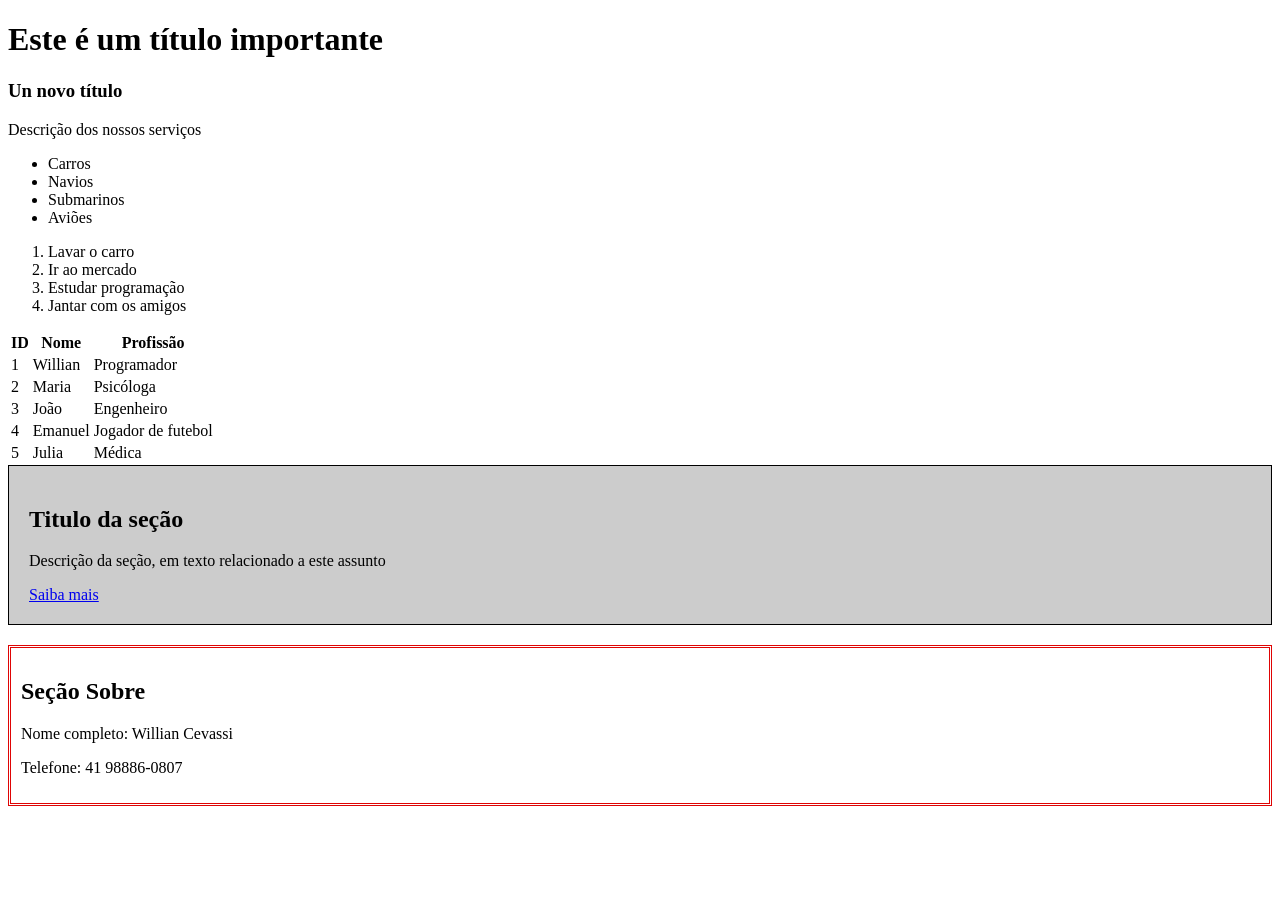
<file: 2_HTML/index.html>
<!DOCTYPE html>
<html>
    <head>
        <title>HTML Fundamentos</title>
    </head>
    <body>
        <h1>Este é um título importante</h1>
        <h3>Un novo título</h3>

        <p>Descrição dos nossos serviços</p>

        <ul>
            <li>Carros</li>
            <li>Navios</li>
            <li>Submarinos</li>
            <li>Aviões</li>
        </ul>
        <!--Listas ordenadas -->
        <ol>
            <li>Lavar o carro</li>
            <li>Ir ao mercado</li>
            <li>Estudar programação</li>
            <li>Jantar com os amigos</li>
        </ol>

        <!--Tabela -->
        <table>
            <tr>
                <th>ID</th>
                <th>Nome</th>
                <th>Profissão</th>
            </tr>
            <tr>
                <td>1</td>
                <td>Willian</td>
                <td>Programador</td>
            </tr>
            <tr>
                <td>2</td>
                <td>Maria</td>
                <td>Psicóloga</td>
            </tr>
            <tr>
                <td>3</td>
                <td>João</td>
                <td>Engenheiro</td>
            </tr>
            <tr>
                <td>4</td>
                <td>Emanuel</td>
                <td>Jogador de futebol</td>
            </tr>
            <tr>
                <td>5</td>
                <td>Julia</td>
                <td>Médica</td>
            </tr>
        </table>



        <!--DIV -->
        <div style="border: 1px solid #000; background: #ccc; padding: 20px;">
            <h2>Titulo da seção</h2>
            <p>Descrição da seção, em texto relacionado a este assunto</p>
            <a href="#">Saiba mais</a>
        </div>

        <div style="border: 3px double #df0404; margin-top: 20px; padding: 10px;">
            <h2>Seção Sobre</h2>
            <p>Nome completo: Willian Cevassi</p>
            <p>Telefone: 41 98886-0807</p>
        </div>
        
    </body>
</html>
</file>
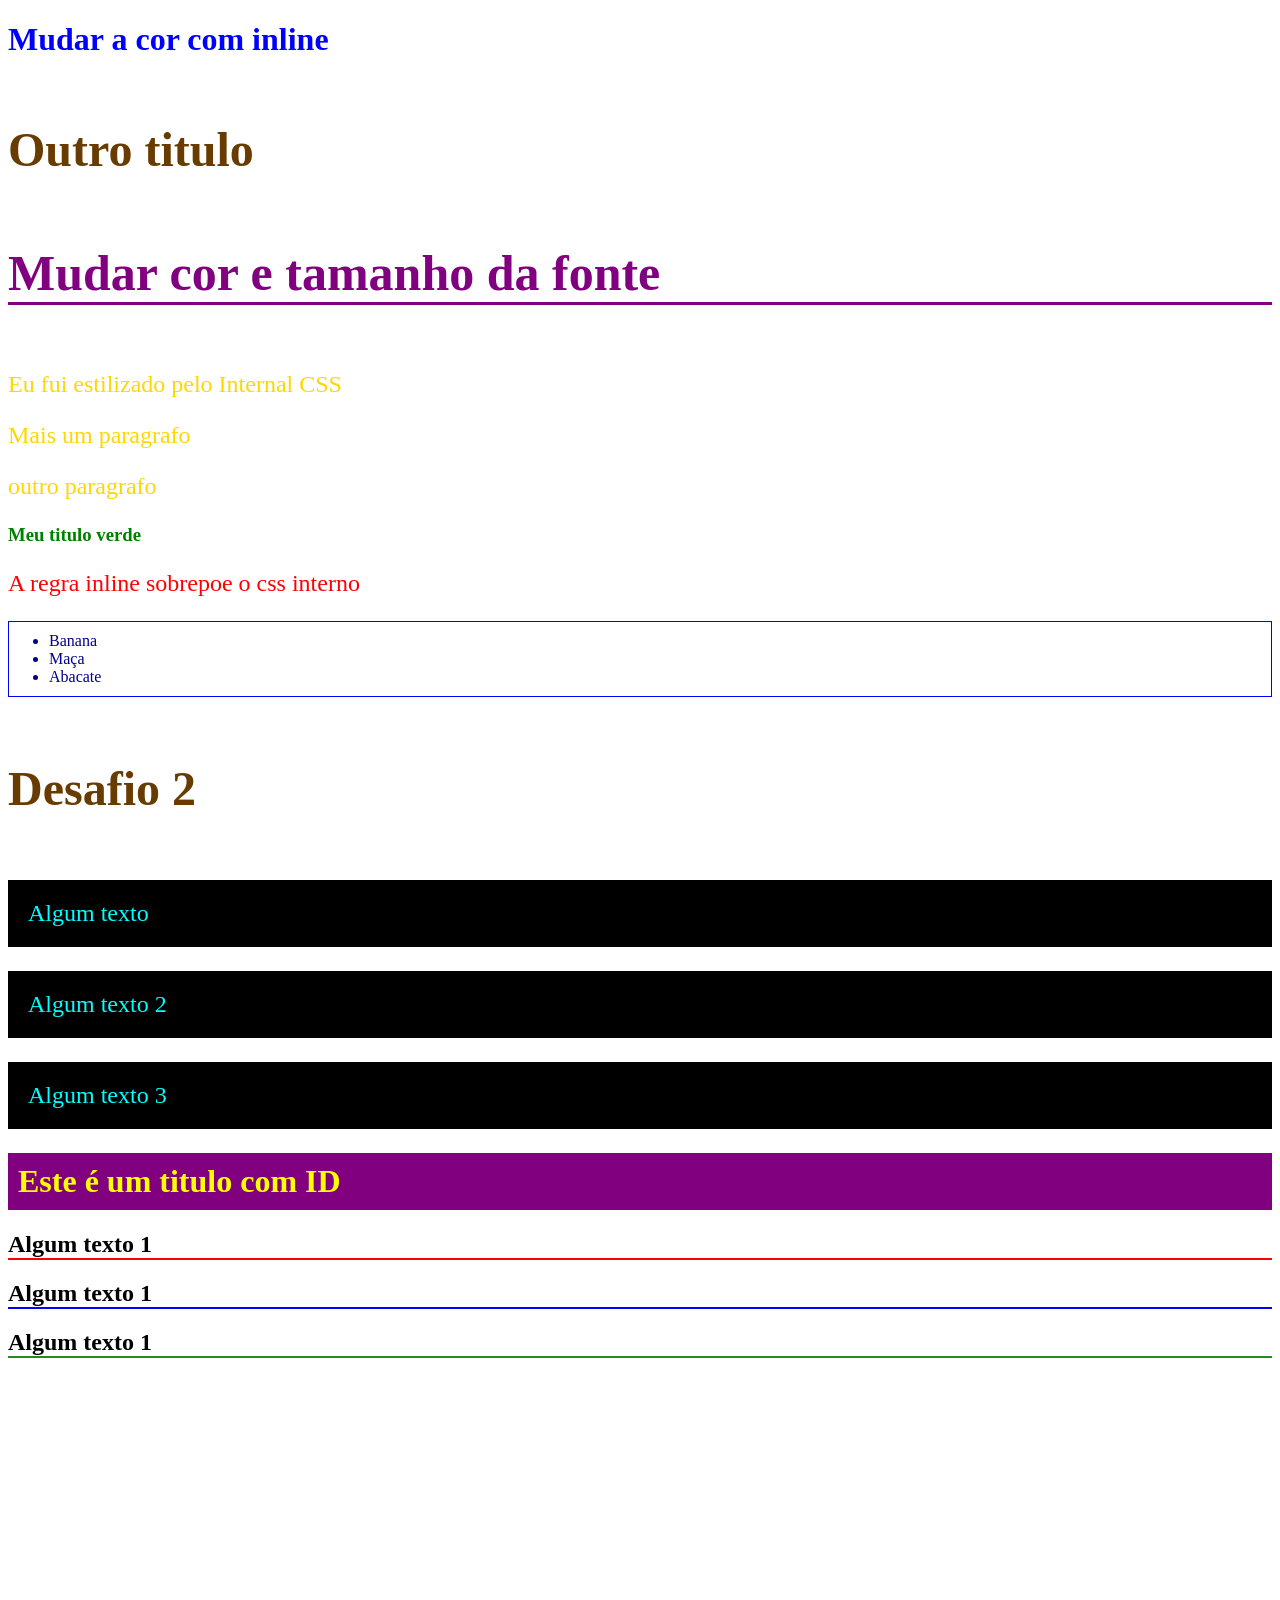
<file: 3_CSS/index.html>
<!DOCTYPE html>
<html lang="en">
<head>
    <meta charset="UTF-8">
    <meta name="viewport" content="width=device-width, initial-scale=1.0">
    <title>CSS</title>
    <!-- 3:Internal CSS -->
    <style>
        p{
            color: gold;
            font-size: 24px;
        }
    </style>

    <!--4 - External CSS -->
    <link rel="stylesheet" href="css/style.css" />

    <link rel="stylesheet" href="css/lists.css" />
    <link rel="stylesheet" href="css/titles.css">
</head>
<body>

    <!--1: inline CSS -->
    <h1 style="color:blue;">Mudar a cor com inline</h1>
    <h4>Outro titulo</h4>

    <!--Multiplas regras -->
    <h4 style="color: purple; font-size: 50px; border-bottom: 3px solid purple ;">Mudar cor e tamanho da fonte</h4>
    

    <!-- 3: internal CSS -->
    <p>Eu fui estilizado pelo Internal CSS</p>
    <p>Mais um paragrafo</p>
    <p>outro paragrafo</p>

    <!--External CSS -->
    <h3>Meu titulo verde</h3>

    <!--5 - Ordem das regras d =o CSS-->
    <p style="color:red">A regra inline sobrepoe o css interno</p>


    <!-- 6 - Multiplos CSS -->
     <ul>
        <li>Banana</li>
        <li>Maça</li>
        <li>Abacate</li>
     </ul>

     <!-- 7 desafio -->
     <h4>Desafio 2</h4>

     <!--8 - classes -->
     <p class="paragrafo">Algum texto</p>
     <p class="paragrafo">Algum texto 2 </p>
     <p class="paragrafo">Algum texto 3 </p>


     <!-- 9 id-->
     <h1 id="exclusive-title">Este é um titulo com ID</h1>

    <!-- Multiplas regras, ordem do css -->
        
    <h2>Algum texto 1</h2>
    <h2 class="titulo">Algum texto 1</h2>
    <h2 id="algum-titulo">Algum texto 1</h2>
</body>
</html>
</file>
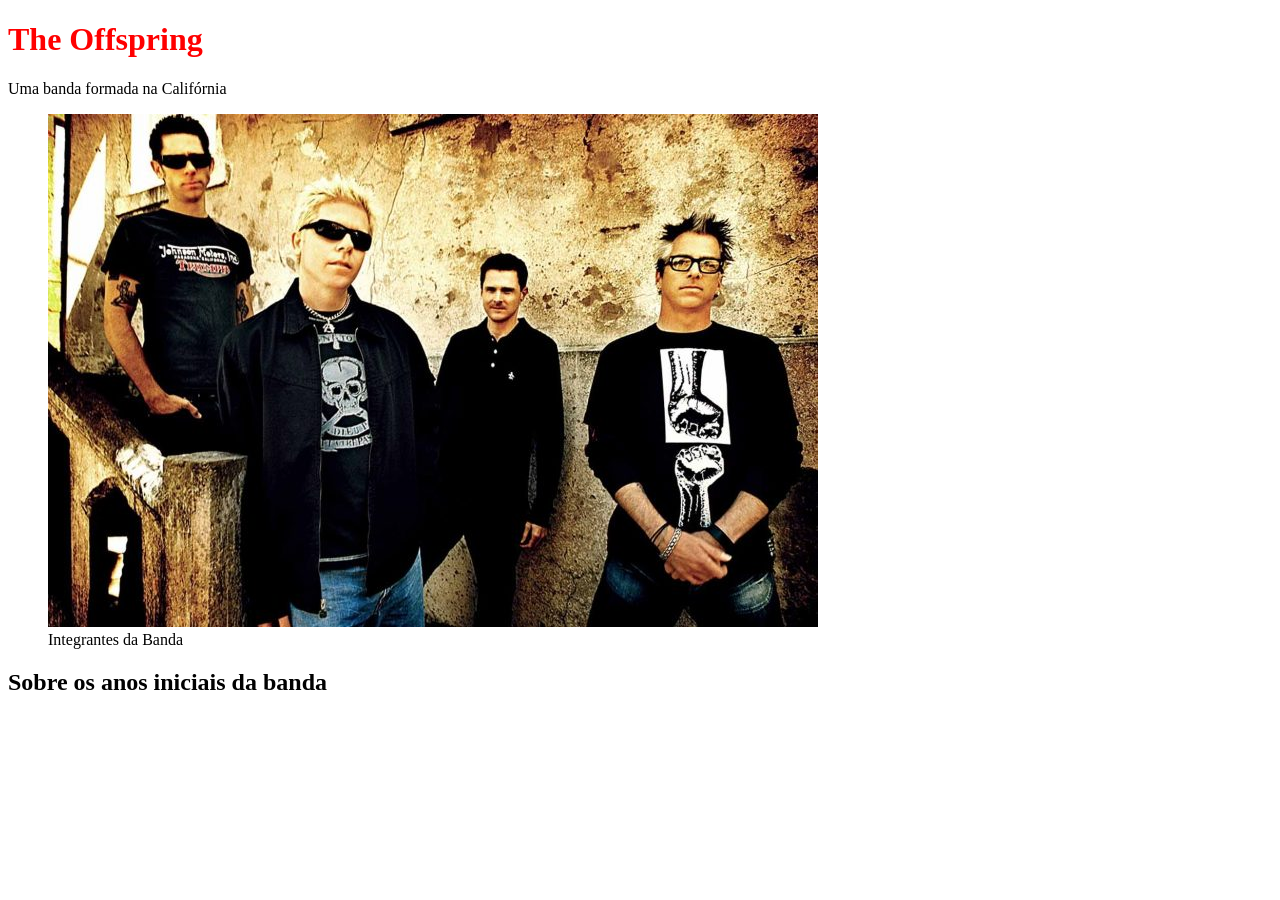
<file: 4_TRIBUTO/index.html>
<!DOCTYPE html>
<html lang="en">
<head>
    <meta charset="UTF-8">
    <meta name="viewport" content="width=device-width, initial-scale=1.0">
    <title>Página de tributo: The OffSpring</title>
    <link rel="stylesheet" href="css/styles.css"/>
</head>
<body>
    <div class="container">
        <!-- cabeçalho -->
         <div class="header">
            <h1>The Offspring</h1>
            <p>Uma banda formada na Califórnia</p>
         </div>
         <!-- Imagem de desstaque -->
          <div class="featued-image">
            <figure>
                <img src="img/offspring_1.jpg" alt="A banda The Offspring"/>
                <figcaption>Integrantes da Banda</figcaption>
            </figure>
          </div>
        <!-- Biografia -->
         <div class="biography-container">
            <h2>Sobre os anos iniciais da banda</h2>
            <p></p>
         </div>
    </div>
</body>
</html>
</file>
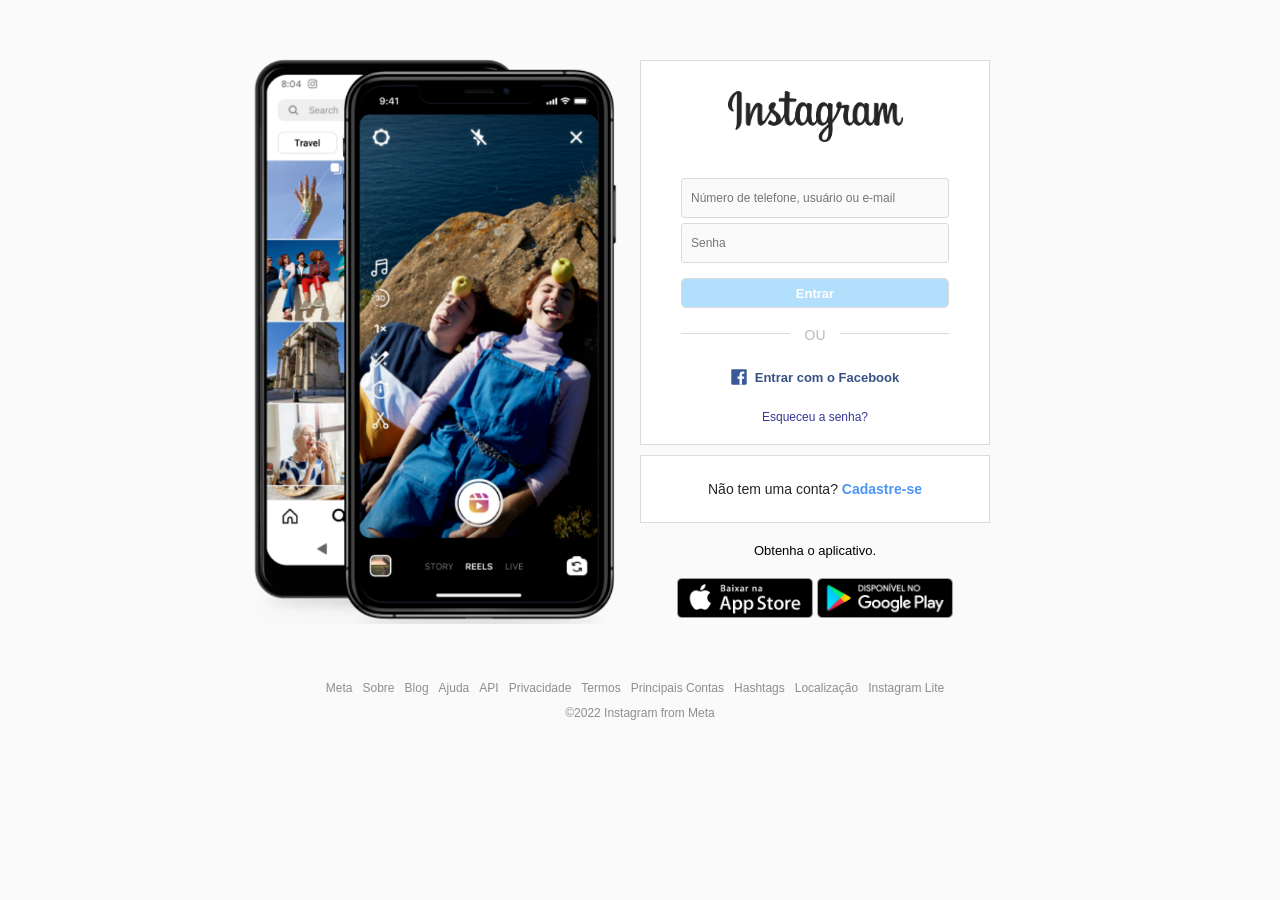
<file: html_css_completo-main/10_CLONE_HOME_INSTA/index.html>
<!DOCTYPE html>
<html lang="en">
  <head>
    <meta charset="UTF-8" />
    <meta http-equiv="X-UA-Compatible" content="IE=edge" />
    <meta name="viewport" content="width=device-width, initial-scale=1.0" />
    <title>Instagram</title>
    <link rel="stylesheet" href="css/styles.css" />
    <link rel="shortcut icon" href="img/favicon.png" type="image/x-icon" />
  </head>
  <body>
    <main>
      <div id="main-container">
        <!-- Banner Container -->
        <div id="banner-container">
          <img src="img/banner2.png" alt="Crie uma conta no Instagram" />
        </div>
        <!-- Login e Registro -->
        <div id="form-container">
          <div id="form-box">
            <img id="logo-insta" src="img/logo_instagram.png" alt="Instagram" />
            <form id="login-form">
              <input
                type="text"
                name="username"
                placeholder="Número de telefone, usuário ou e-mail"
              />
              <input type="password" name="password" placeholder="Senha" />
              <input type="submit" value="Entrar" />
            </form>
            <div class="separator">
              <div class="line"></div>
              <span>Ou</span>
            </div>
            <div id="other-links">
              <div id="facebook-login">
                <a href="#">
                  <img src="img/logo_facebook.svg" alt="Facebook Login" />
                  <span>Entrar com o Facebook</span>
                </a>
              </div>
              <div id="forgot-pass">
                <a href="#">Esqueceu a senha?</a>
              </div>
            </div>
          </div>
          <div id="register-container">
            <p>Não tem uma conta? <a href="#">Cadastre-se</a></p>
          </div>
          <div id="get-app-container">
            <p>Obtenha o aplicativo.</p>
            <a href="#">
              <img src="img/apple_btn.png" alt="Apple Store" />
            </a>
            <a href="#">
              <img src="img/gplay_btn.png" alt="Google Play" />
            </a>
          </div>
        </div>
      </div>
    </main>
    <footer>
      <nav>
        <ul id="footer-links">
          <li><a href="#">Meta</a></li>
          <li><a href="#">Sobre</a></li>
          <li><a href="#">Blog</a></li>
          <li><a href="#">Ajuda</a></li>
          <li><a href="#">API</a></li>
          <li><a href="#">Privacidade</a></li>
          <li><a href="#">Termos</a></li>
          <li><a href="#">Principais Contas</a></li>
          <li><a href="#">Hashtags</a></li>
          <li><a href="#">Localização</a></li>
          <li><a href="#">Instagram Lite</a></li>
        </ul>
      </nav>
      <p id="copyright">&copy;2022 Instagram from Meta</p>
    </footer>
  </body>
</html>
</file>
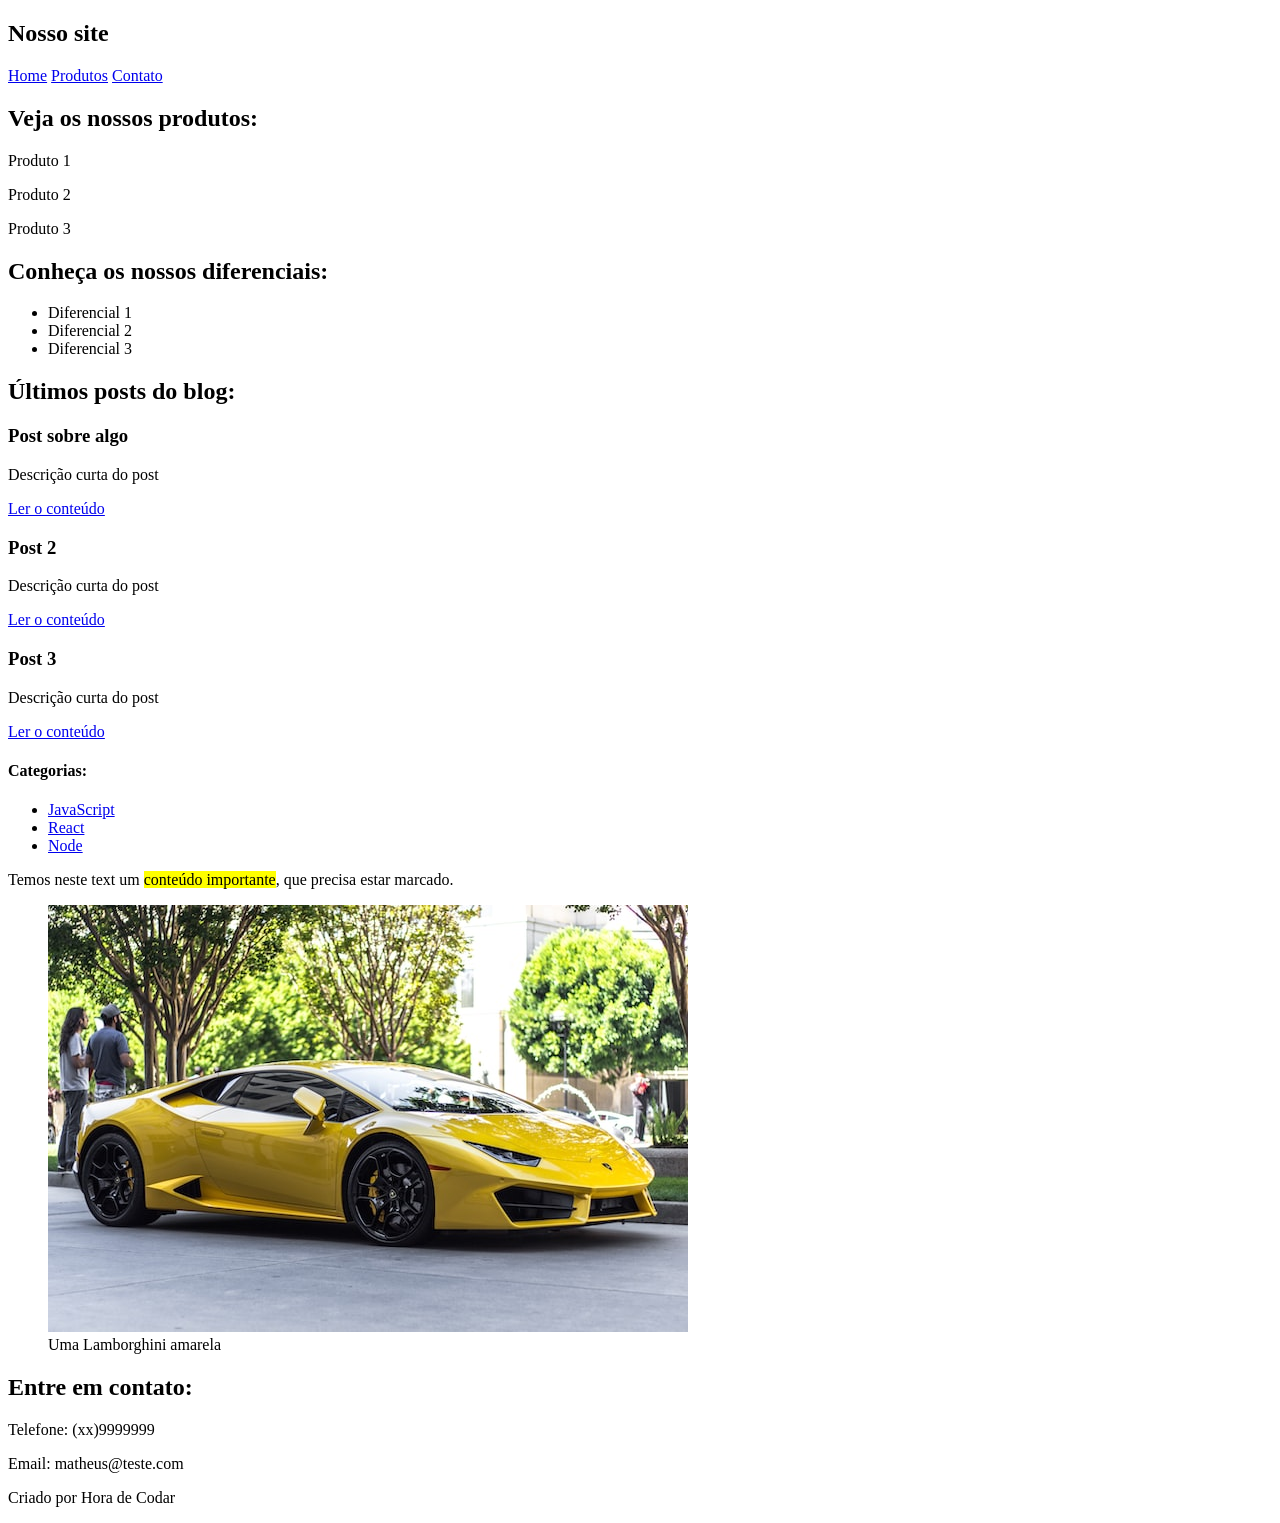
<file: html_css_completo-main/11_HTML_SEMANTICO/index.html>
<!DOCTYPE html>
<html lang="en">
  <head>
    <meta charset="UTF-8" />
    <meta http-equiv="X-UA-Compatible" content="IE=edge" />
    <meta name="viewport" content="width=device-width, initial-scale=1.0" />
    <title>HTML semântico</title>
  </head>
  <body>
    <!-- 3 - header -->
    <header>
      <h2>Nosso site</h2>
      <!-- <section>
        <a href="#">Home</a>
        <a href="#">Produtos</a>
        <a href="#">Contato</a>
      </section> -->
      <!-- 5 - nav -->
      <nav>
        <a href="#">Home</a>
        <a href="#">Produtos</a>
        <a href="#">Contato</a>
      </nav>
    </header>
    <!-- 8 - main -->
    <main>
      <!-- 1 - section -->
      <section>
        <h2>Veja os nossos produtos:</h2>
        <p>Produto 1</p>
        <p>Produto 2</p>
        <p>Produto 3</p>
      </section>
      <section>
        <h2>Conheça os nossos diferenciais:</h2>
        <ul>
          <li>Diferencial 1</li>
          <li>Diferencial 2</li>
          <li>Diferencial 3</li>
        </ul>
      </section>
      <!-- 2 - article -->
      <section>
        <h2>Últimos posts do blog:</h2>
        <article>
          <h3>Post sobre algo</h3>
          <p>Descrição curta do post</p>
          <a href="#">Ler o conteúdo</a>
        </article>
        <article>
          <h3>Post 2</h3>
          <p>Descrição curta do post</p>
          <a href="#">Ler o conteúdo</a>
        </article>
        <article>
          <h3>Post 3</h3>
          <p>Descrição curta do post</p>
          <a href="#">Ler o conteúdo</a>
        </article>
      </section>
    </main>
    <!-- 6 - aside -->
    <aside>
      <h4>Categorias:</h4>
      <ul>
        <li>
          <a href="#">JavaScript</a>
        </li>
        <li>
          <a href="#">React</a>
        </li>
        <li>
          <a href="#">Node</a>
        </li>
      </ul>
    </aside>
    <!-- 9 - mark -->
    <p>
      Temos neste text um <mark>conteúdo importante</mark>, que precisa estar
      marcado.
    </p>
    <!-- 7 - figure e figcaption -->
    <figure>
      <img src="img/lambo.jpg" alt="Lamborghini" />
      <figcaption>Uma Lamborghini amarela</figcaption>
    </figure>
    <!-- 4 - footer -->
    <footer>
      <div>
        <h2>Entre em contato:</h2>
        <p>Telefone: (xx)9999999</p>
        <p>Email: matheus@teste.com</p>
      </div>
      <p>Criado por Hora de Codar</p>
    </footer>
  </body>
</html>
</file>
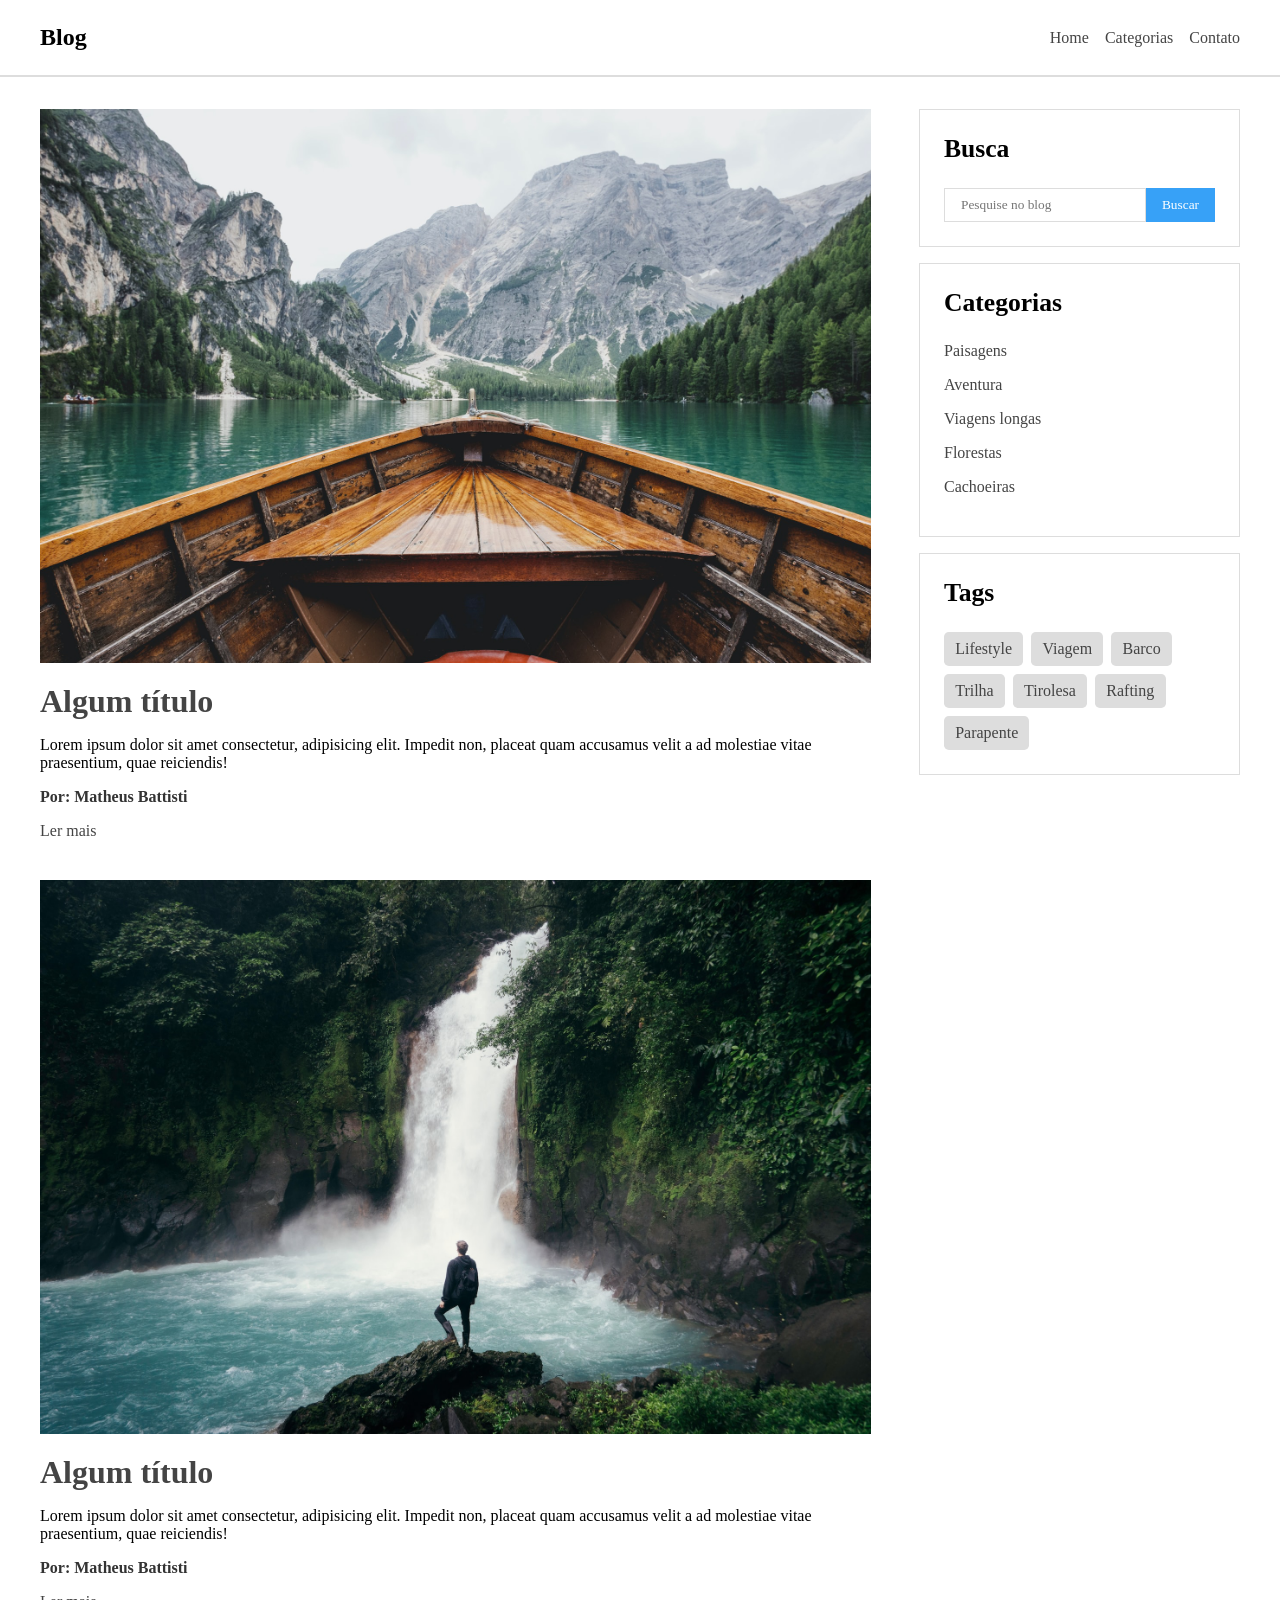
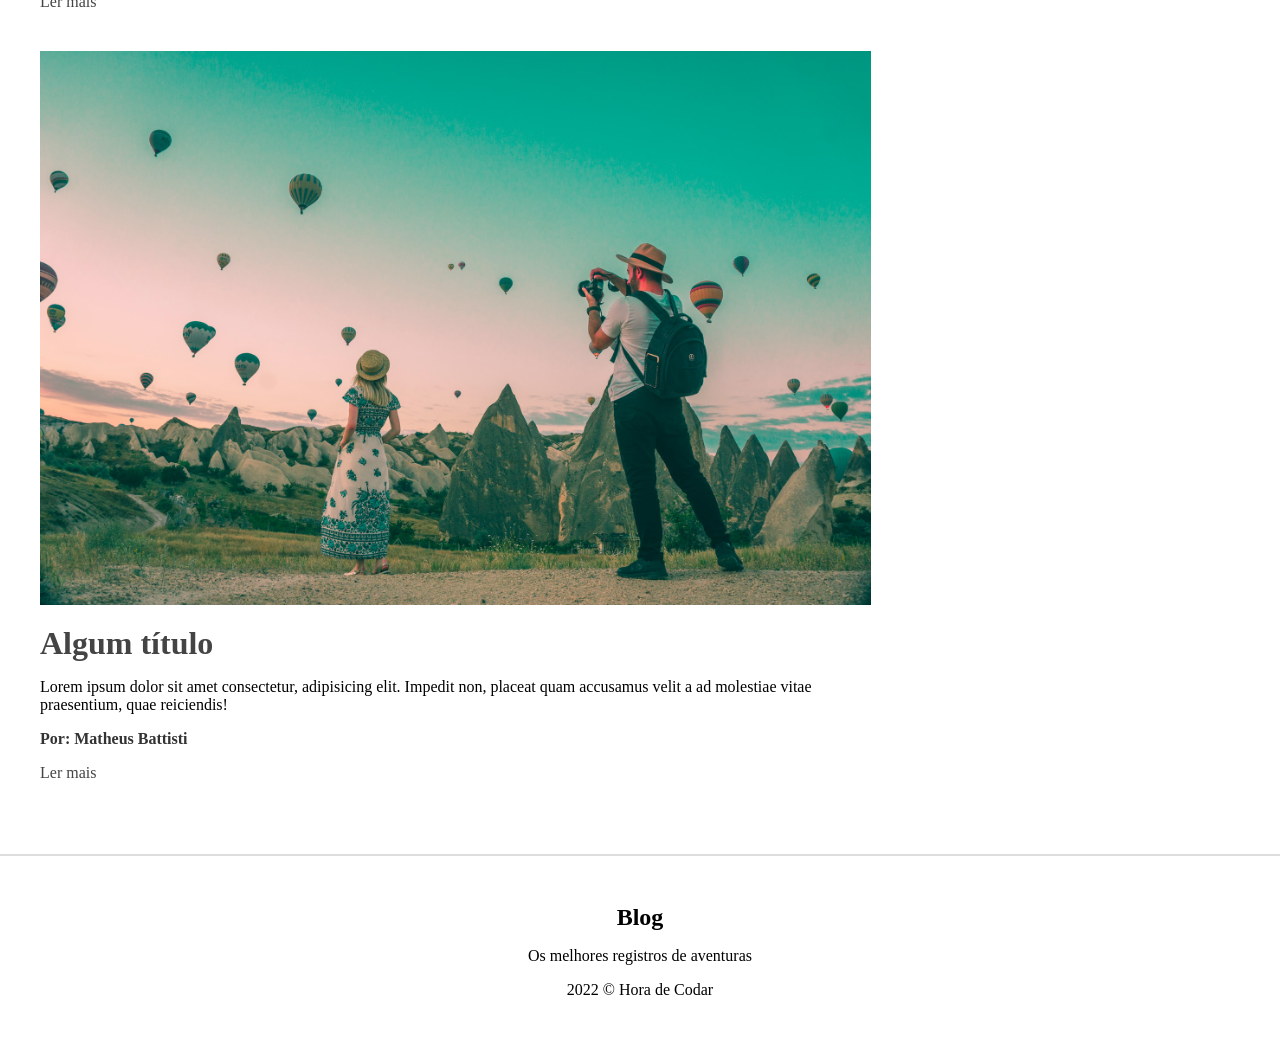
<file: html_css_completo-main/12_BLOG_PROJETO_HTML_SEMANTICO/index.html>
<!DOCTYPE html>
<html lang="en">
  <head>
    <meta charset="UTF-8" />
    <meta http-equiv="X-UA-Compatible" content="IE=edge" />
    <meta name="viewport" content="width=device-width, initial-scale=1.0" />
    <title>Blog Semântico</title>
    <link rel="stylesheet" href="css/styles.css" />
  </head>
  <body>
    <nav id="navbar">
      <div id="navbar-inner">
        <h2>Blog</h2>
        <ul id="nav-links">
          <li><a href="#">Home</a></li>
          <li><a href="#">Categorias</a></li>
          <li><a href="#">Contato</a></li>
        </ul>
      </div>
    </nav>
    <div class="container">
      <main id="posts-container">
        <article class="post">
          <img src="img/f1.jpg" alt="Passeio de barco" />
          <h3 class="title"><a href="#">Algum título</a></h3>
          <p class="description">
            Lorem ipsum dolor sit amet consectetur, adipisicing elit. Impedit
            non, placeat quam accusamus velit a ad molestiae vitae praesentium,
            quae reiciendis!
          </p>
          <p class="author">Por: Matheus Battisti</p>
          <a href="#">Ler mais</a>
        </article>
        <article class="post">
          <img src="img/f2.jpg" alt="Cachoeira" />
          <h3 class="title"><a href="#">Algum título</a></h3>
          <p class="description">
            Lorem ipsum dolor sit amet consectetur, adipisicing elit. Impedit
            non, placeat quam accusamus velit a ad molestiae vitae praesentium,
            quae reiciendis!
          </p>
          <p class="author">Por: Matheus Battisti</p>
          <a href="#">Ler mais</a>
        </article>
        <article class="post">
          <img src="img/f3.jpg" alt="Balões" />
          <h3 class="title"><a href="#">Algum título</a></h3>
          <p class="description">
            Lorem ipsum dolor sit amet consectetur, adipisicing elit. Impedit
            non, placeat quam accusamus velit a ad molestiae vitae praesentium,
            quae reiciendis!
          </p>
          <p class="author">Por: Matheus Battisti</p>
          <a href="#">Ler mais</a>
        </article>
      </main>
      <aside id="sidebar">
        <section id="search-bar">
          <h4>Busca</h4>
          <form>
            <input type="text" placeholder="Pesquise no blog" />
            <input type="submit" value="Buscar" />
          </form>
        </section>
        <section id="categories">
          <h4>Categorias</h4>
          <nav>
            <ul>
              <li><a href="#">Paisagens</a></li>
              <li><a href="#">Aventura</a></li>
              <li><a href="#">Viagens longas</a></li>
              <li><a href="#">Florestas</a></li>
              <li><a href="#">Cachoeiras</a></li>
            </ul>
          </nav>
        </section>
        <section id="tags">
          <h4>Tags</h4>
          <div id="tags-container">
            <a href="#">Lifestyle</a>
            <a href="#">Viagem</a>
            <a href="#">Barco</a>
            <a href="#">Trilha</a>
            <a href="#">Tirolesa</a>
            <a href="#">Rafting</a>
            <a href="#">Parapente</a>
          </div>
        </section>
      </aside>
    </div>
    <footer id="footer">
      <h2>Blog</h2>
      <p>Os melhores registros de aventuras</p>
      <p>2022 © Hora de Codar</p>
    </footer>
  </body>
</html>
</file>
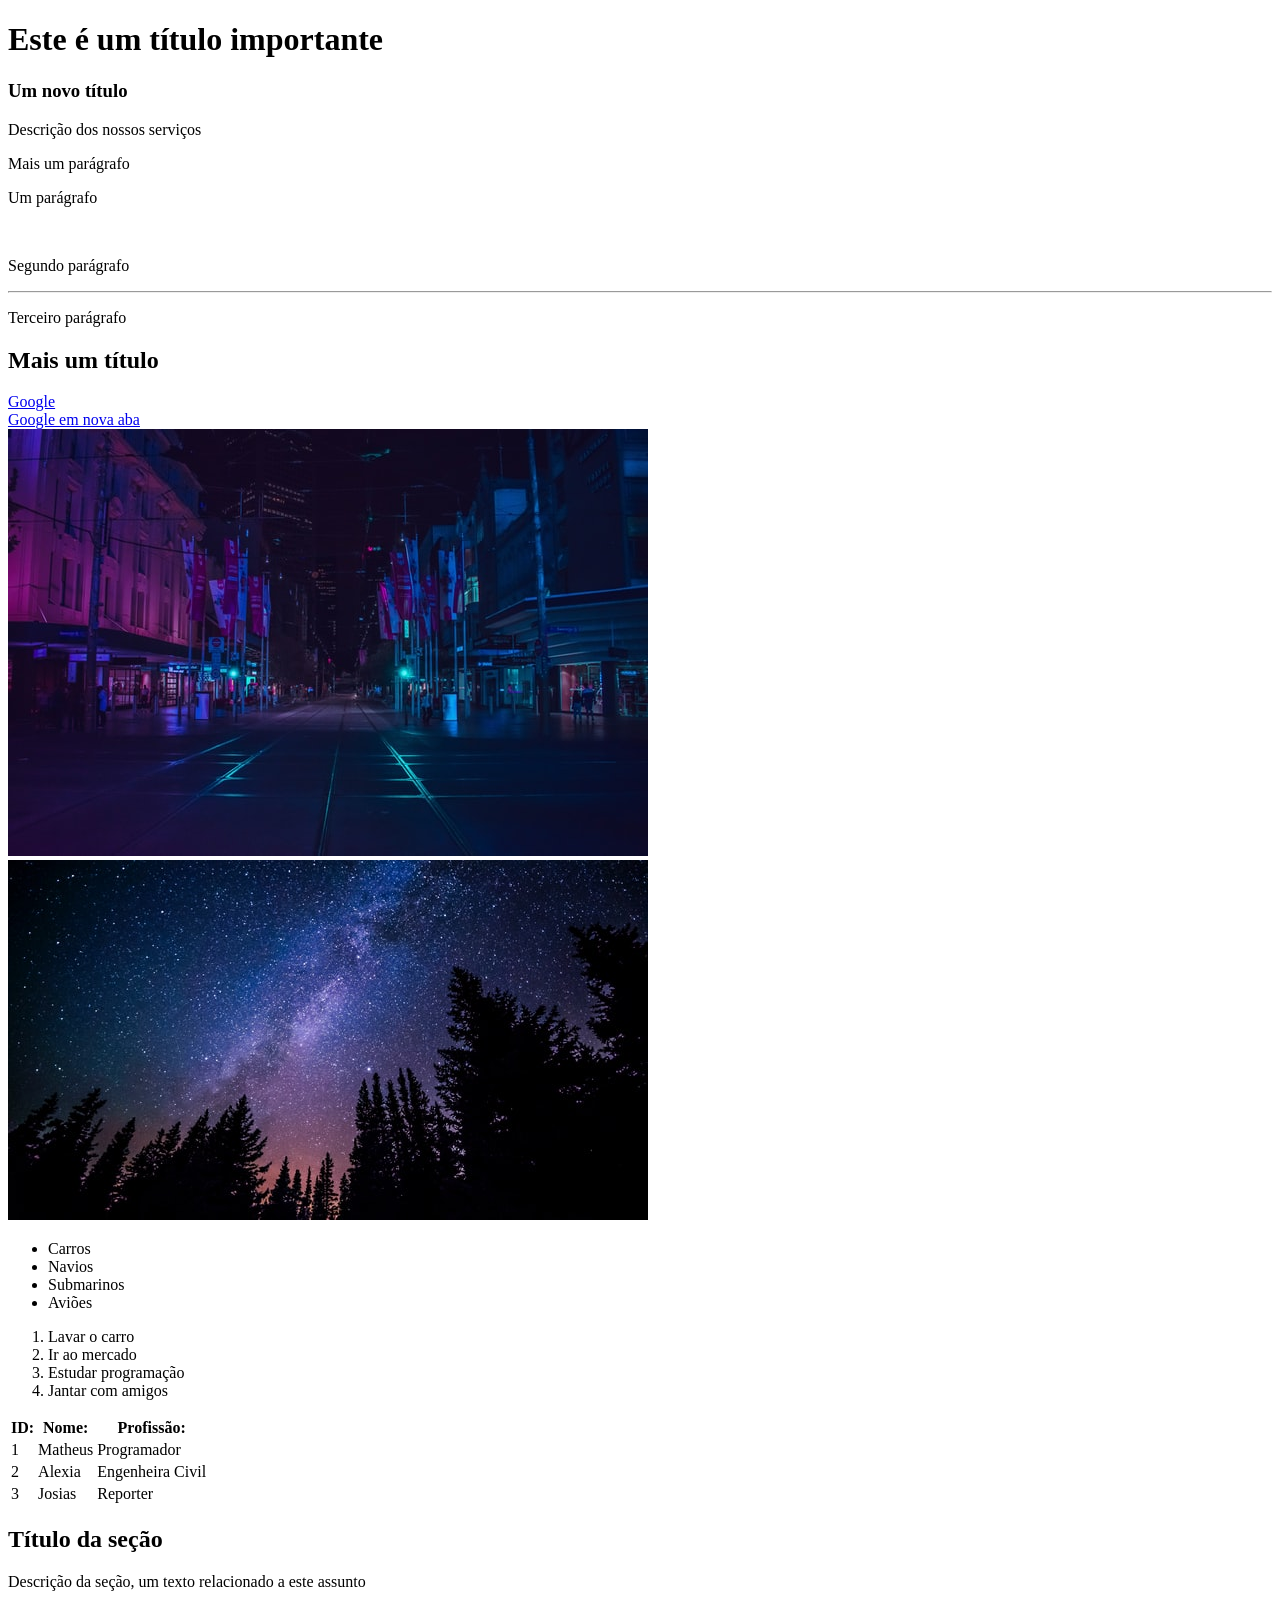
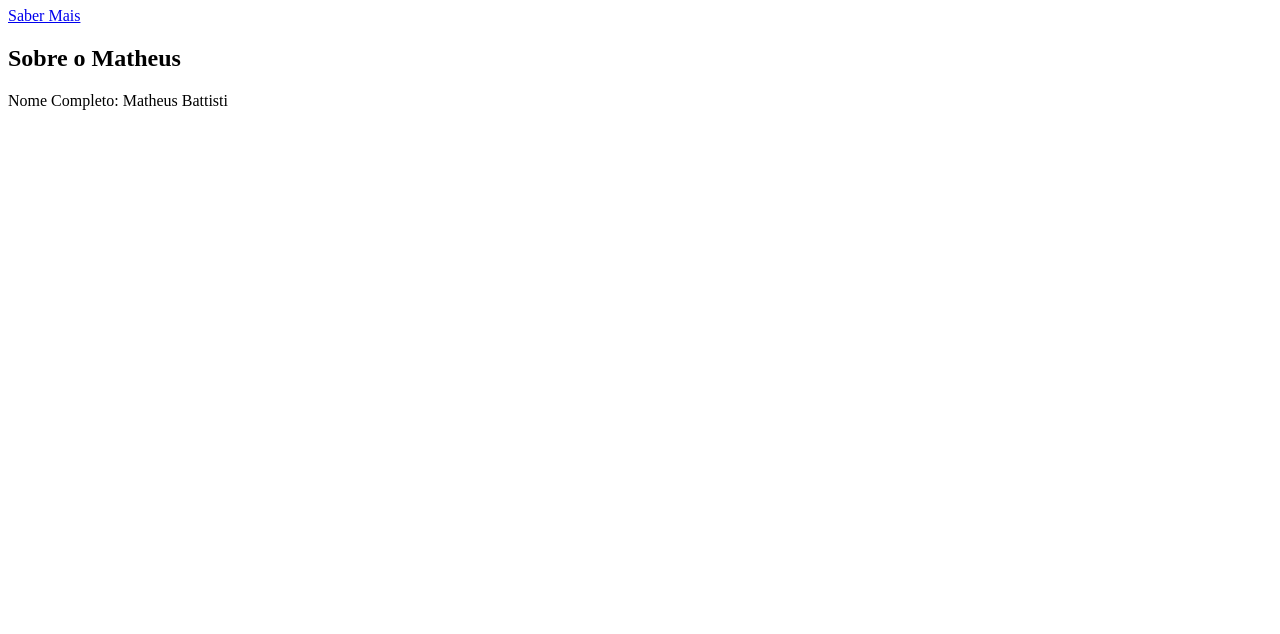
<file: html_css_completo-main/2_HTML/index.html>
<!DOCTYPE html>
<html>
  <head>
    <title>HTML fundamentos</title>
  </head>
  <body style="padding-bottom: 500px">
    <!-- 1 - títulos -->
    <h1>Este é um título importante</h1>
    <h3>Um novo título</h3>

    <!-- 2 - parágrafos -->
    <p>Descrição dos nossos serviços</p>
    <p>Mais um parágrafo</p>

    <!-- 3 - tags sem conteúdo -->
    <p>Um parágrafo</p>
    <br />
    <p>Segundo parágrafo</p>
    <hr />
    <p>Terceiro parágrafo</p>

    <!-- 4 - comentários -->
    <!-- Este é um comentário -->
    <h2>Mais um título</h2>
    <!-- Outro comentário -->

    <!-- 5 - atributos -->
    <a href="https://google.com">Google</a>
    <br />

    <!-- 6 - Abrir link nova aba -->
    <a href="https://google.com" target="_blank">Google em nova aba</a>
    <br />

    <!-- 7 - imagem -->
    <img src="img/city.jpg" />

    <!-- 8 - atributo alt -->
    <img src="img/nature.jpg" alt="Noite na floresta" />

    <!-- 9 - listas nao ordenadas -->
    <ul>
      <li>Carros</li>
      <li>Navios</li>
      <li>Submarinos</li>
      <li>Aviões</li>
    </ul>

    <!-- 10 - listas ordenadas -->
    <ol>
      <li>Lavar o carro</li>
      <li>Ir ao mercado</li>
      <li>Estudar programação</li>
      <li>Jantar com amigos</li>
    </ol>

    <!-- 11 - tabelas -->
    <table>
      <tr>
        <th>ID:</th>
        <th>Nome:</th>
        <th>Profissão:</th>
      </tr>
      <tr>
        <td>1</td>
        <td>Matheus</td>
        <td>Programador</td>
      </tr>
      <tr>
        <td>2</td>
        <td>Alexia</td>
        <td>Engenheira Civil</td>
      </tr>
      <tr>
        <td>3</td>
        <td>Josias</td>
        <td>Reporter</td>
      </tr>
    </table>

    <!-- 12 - div -->
    <div>
      <h2>Título da seção</h2>
      <p>Descrição da seção, um texto relacionado a este assunto</p>
      <a href="#">Saber Mais</a>
    </div>
    <div>
      <h2>Sobre o Matheus</h2>
      <p>Nome Completo: Matheus Battisti</p>
    </div>
  </body>
</html>
</file>
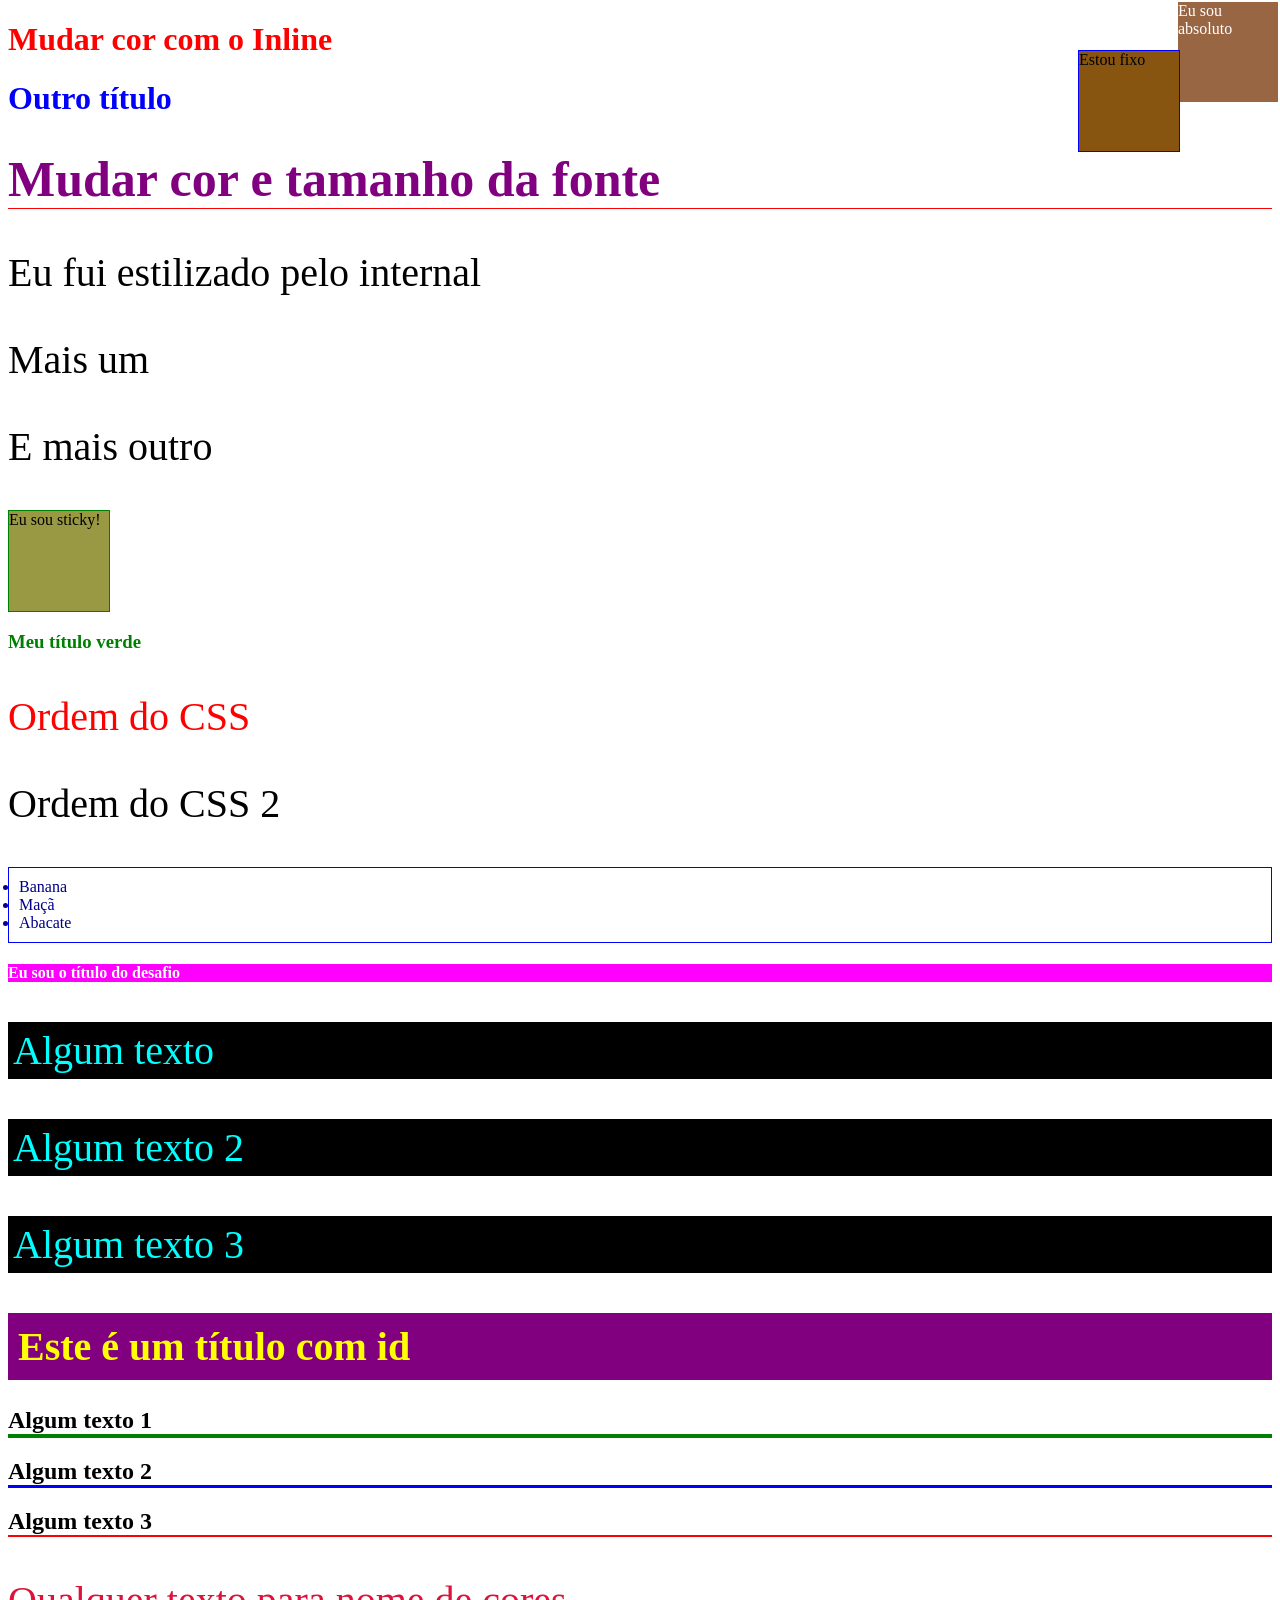
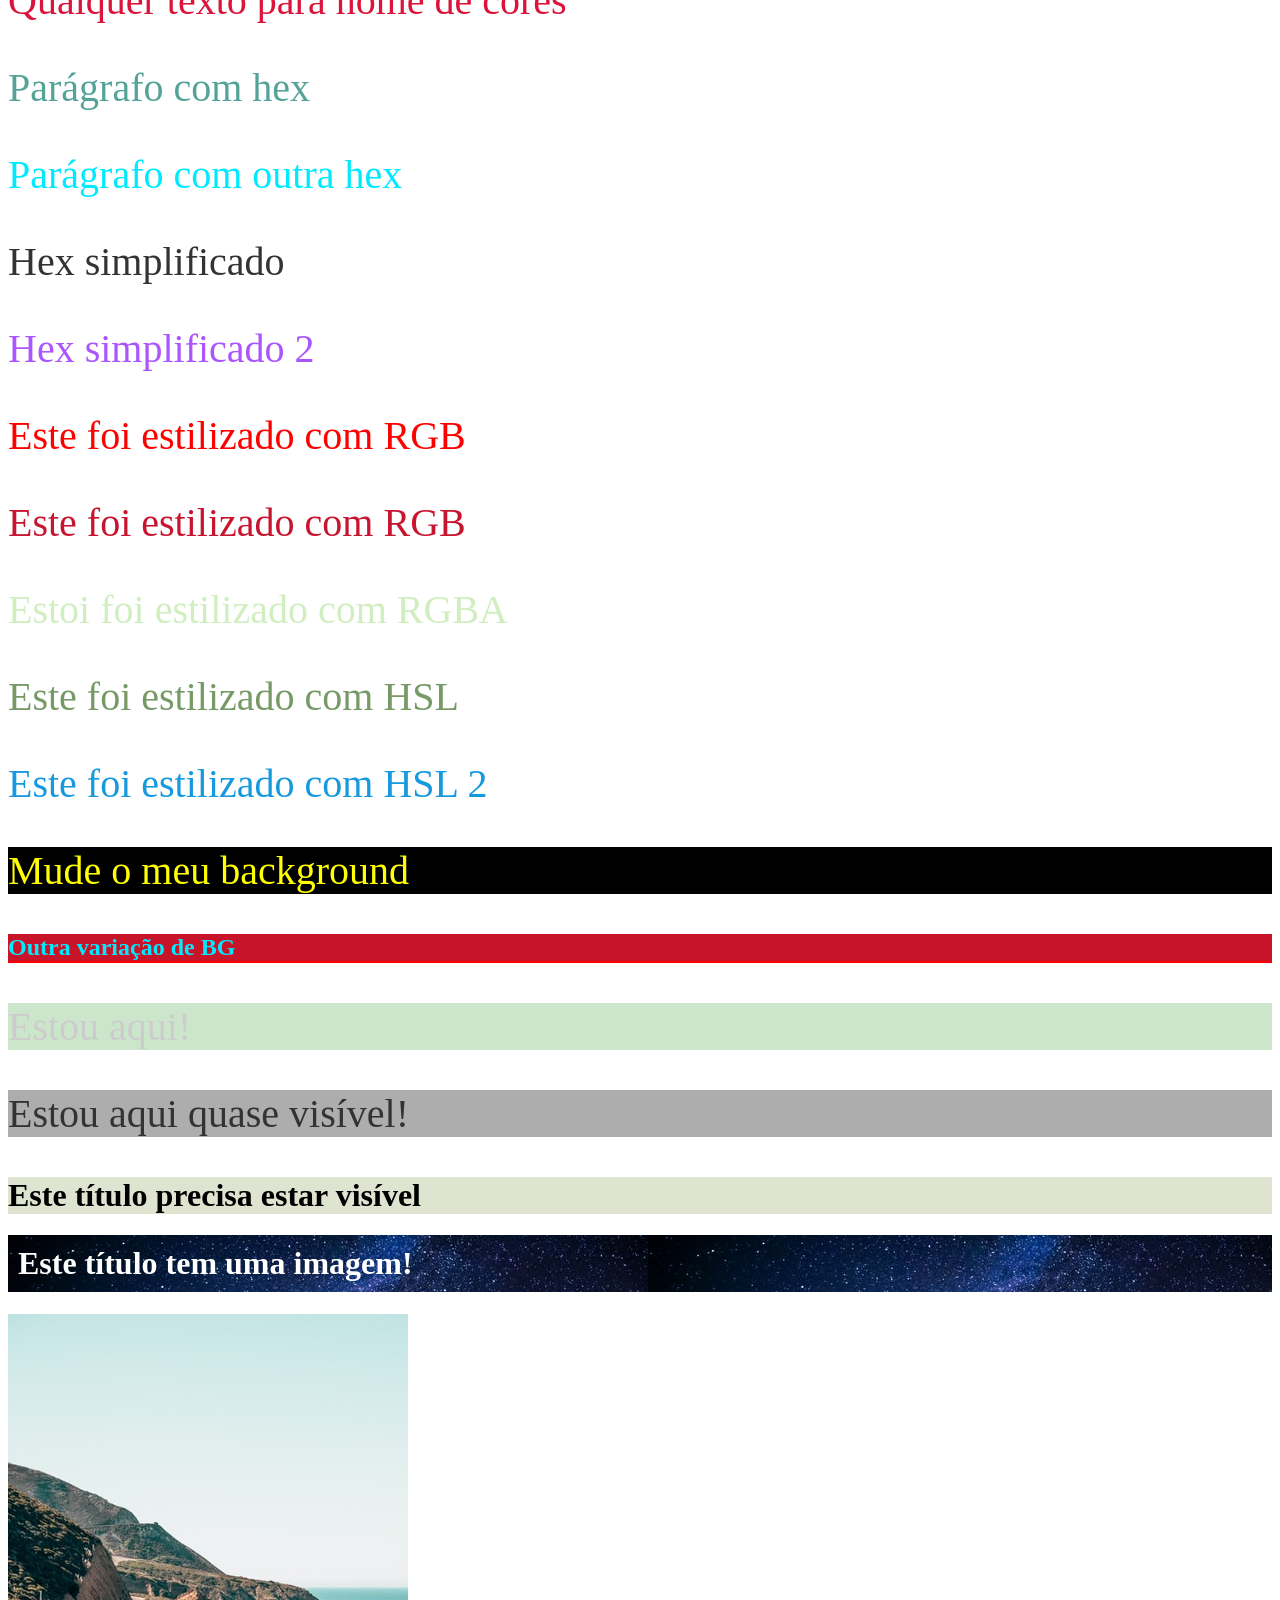
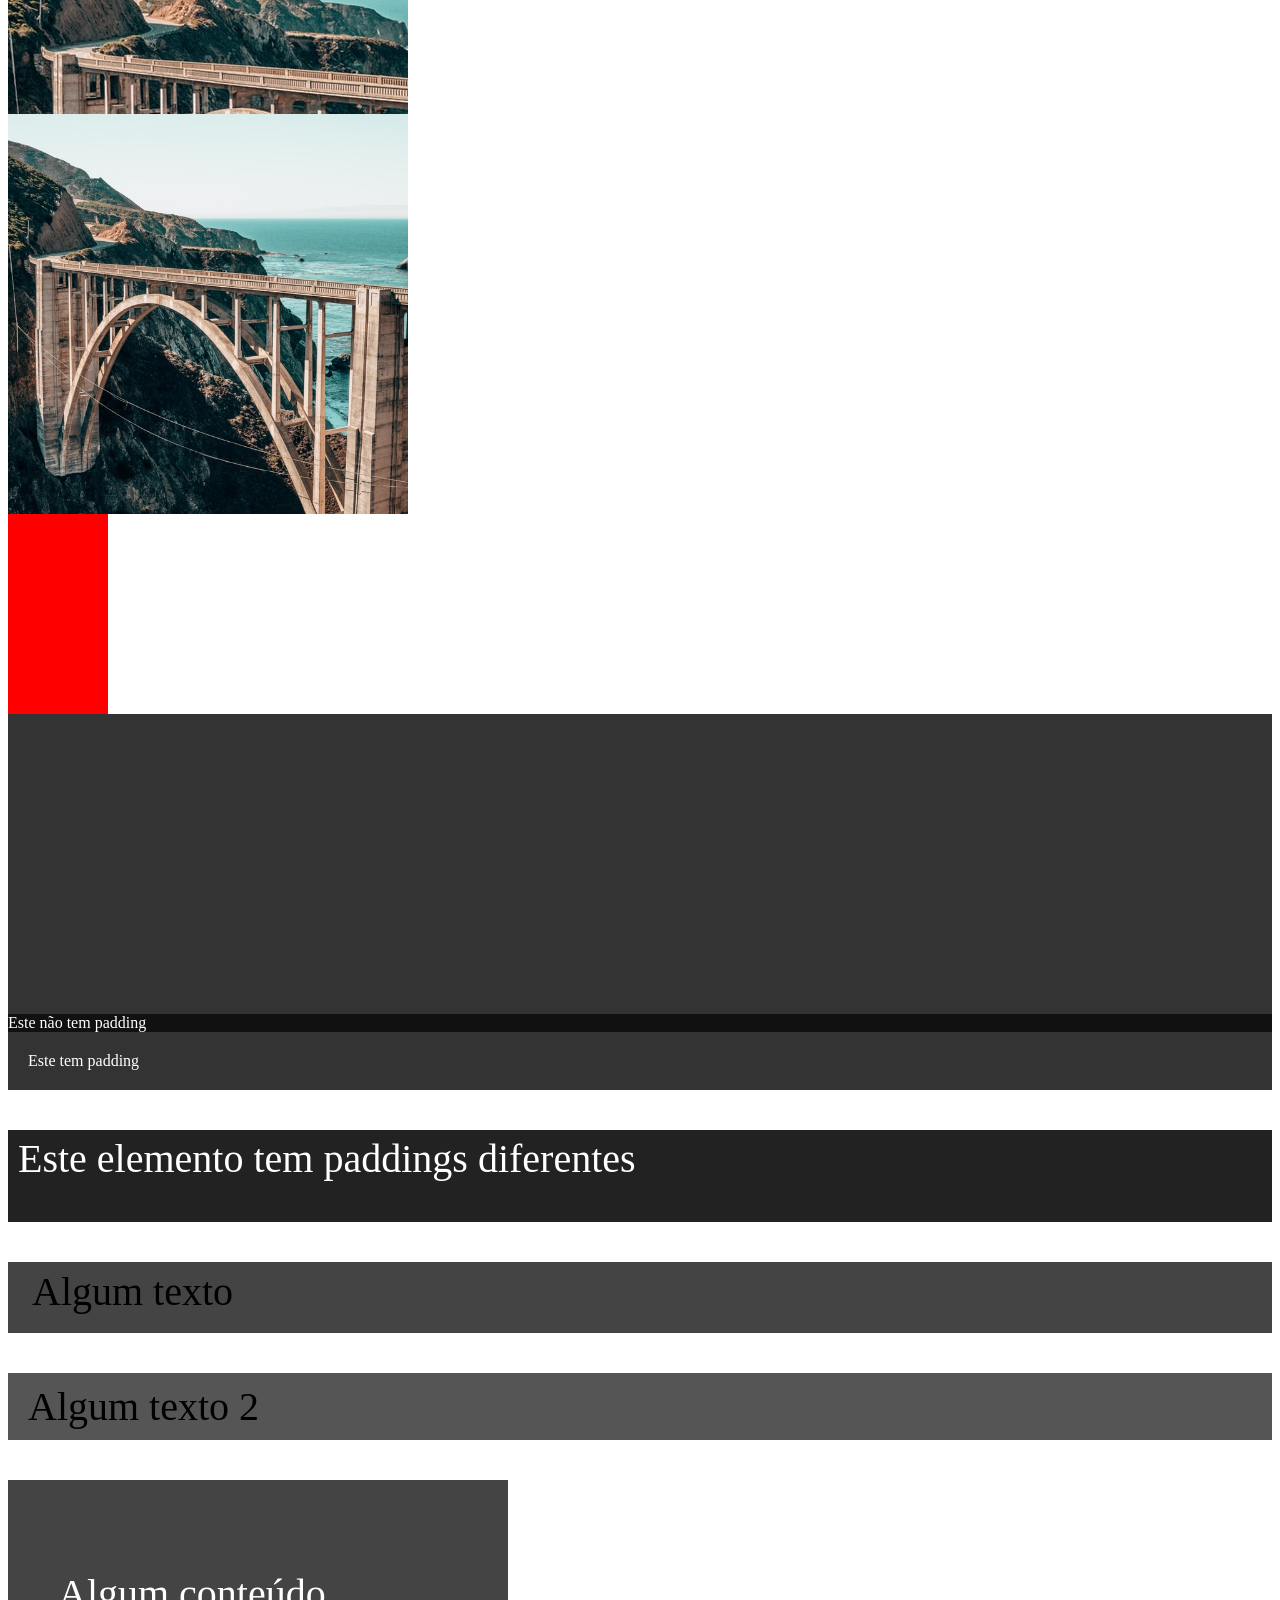
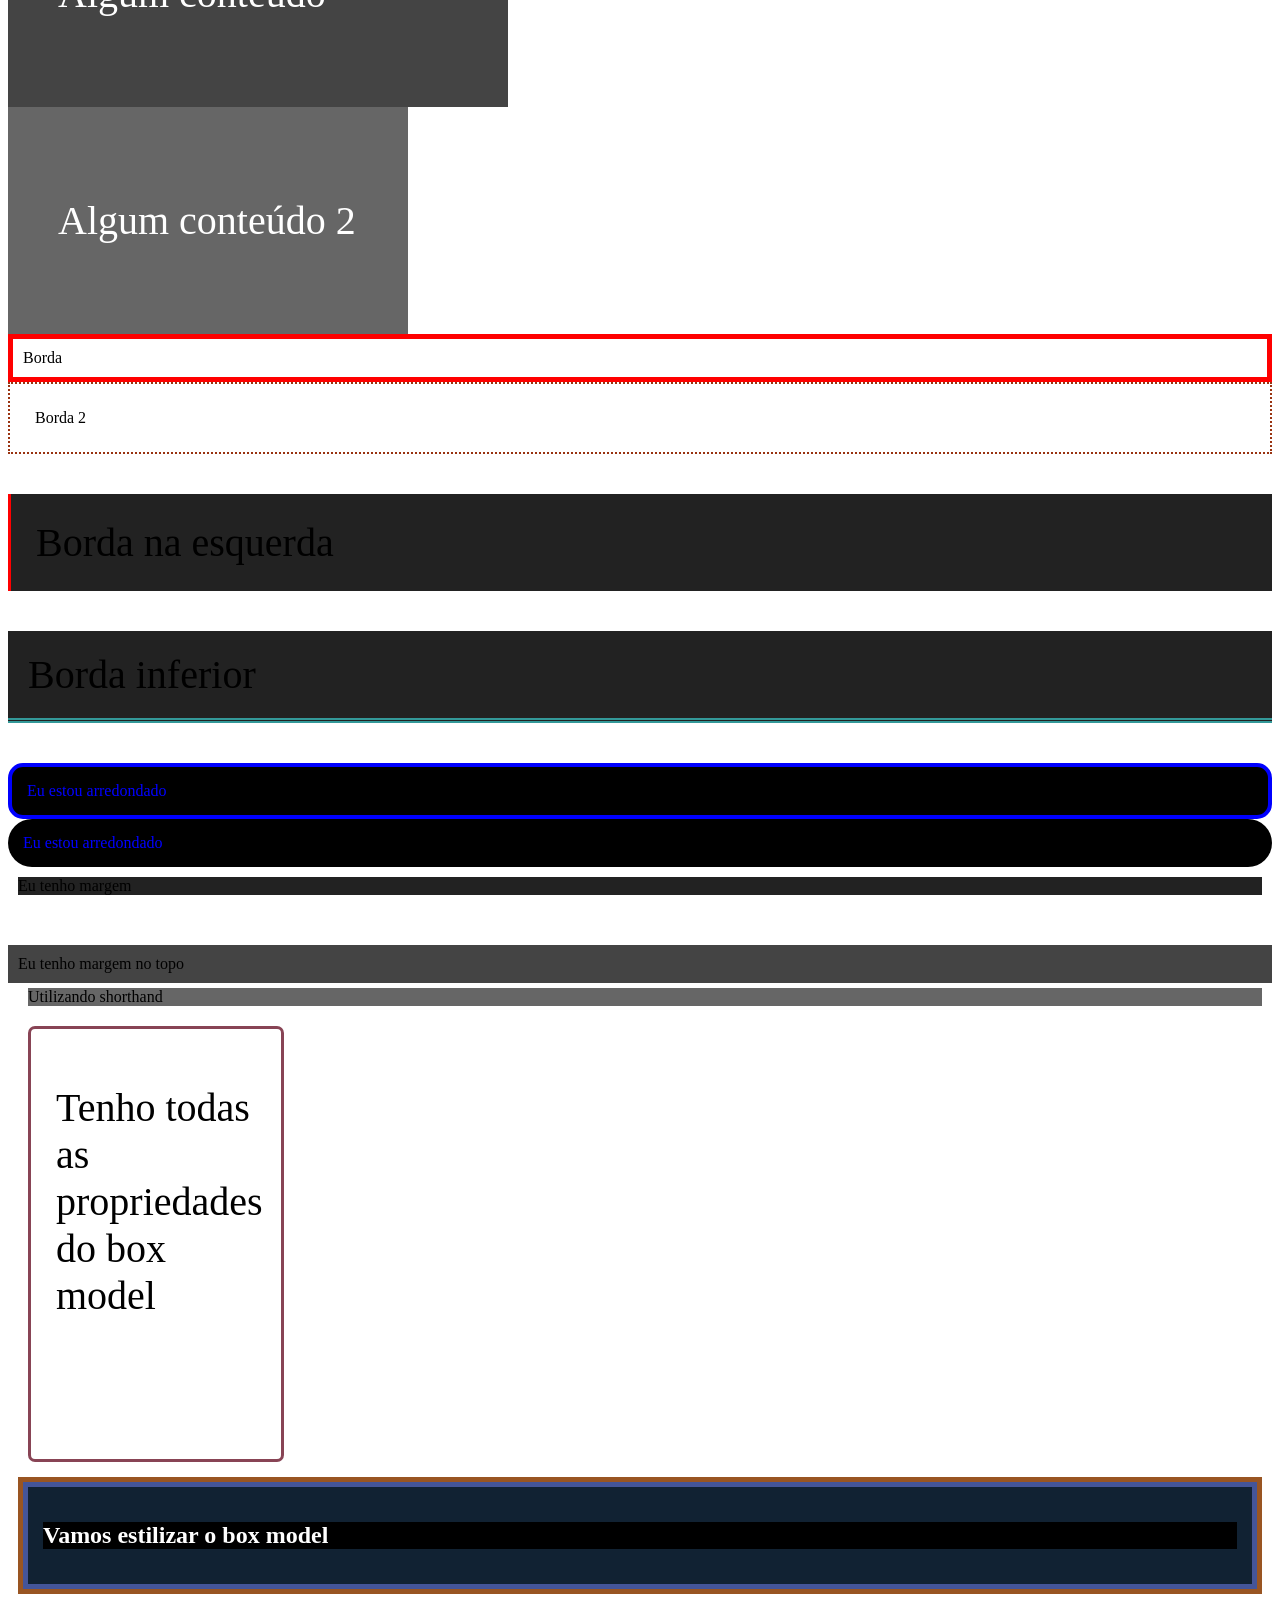
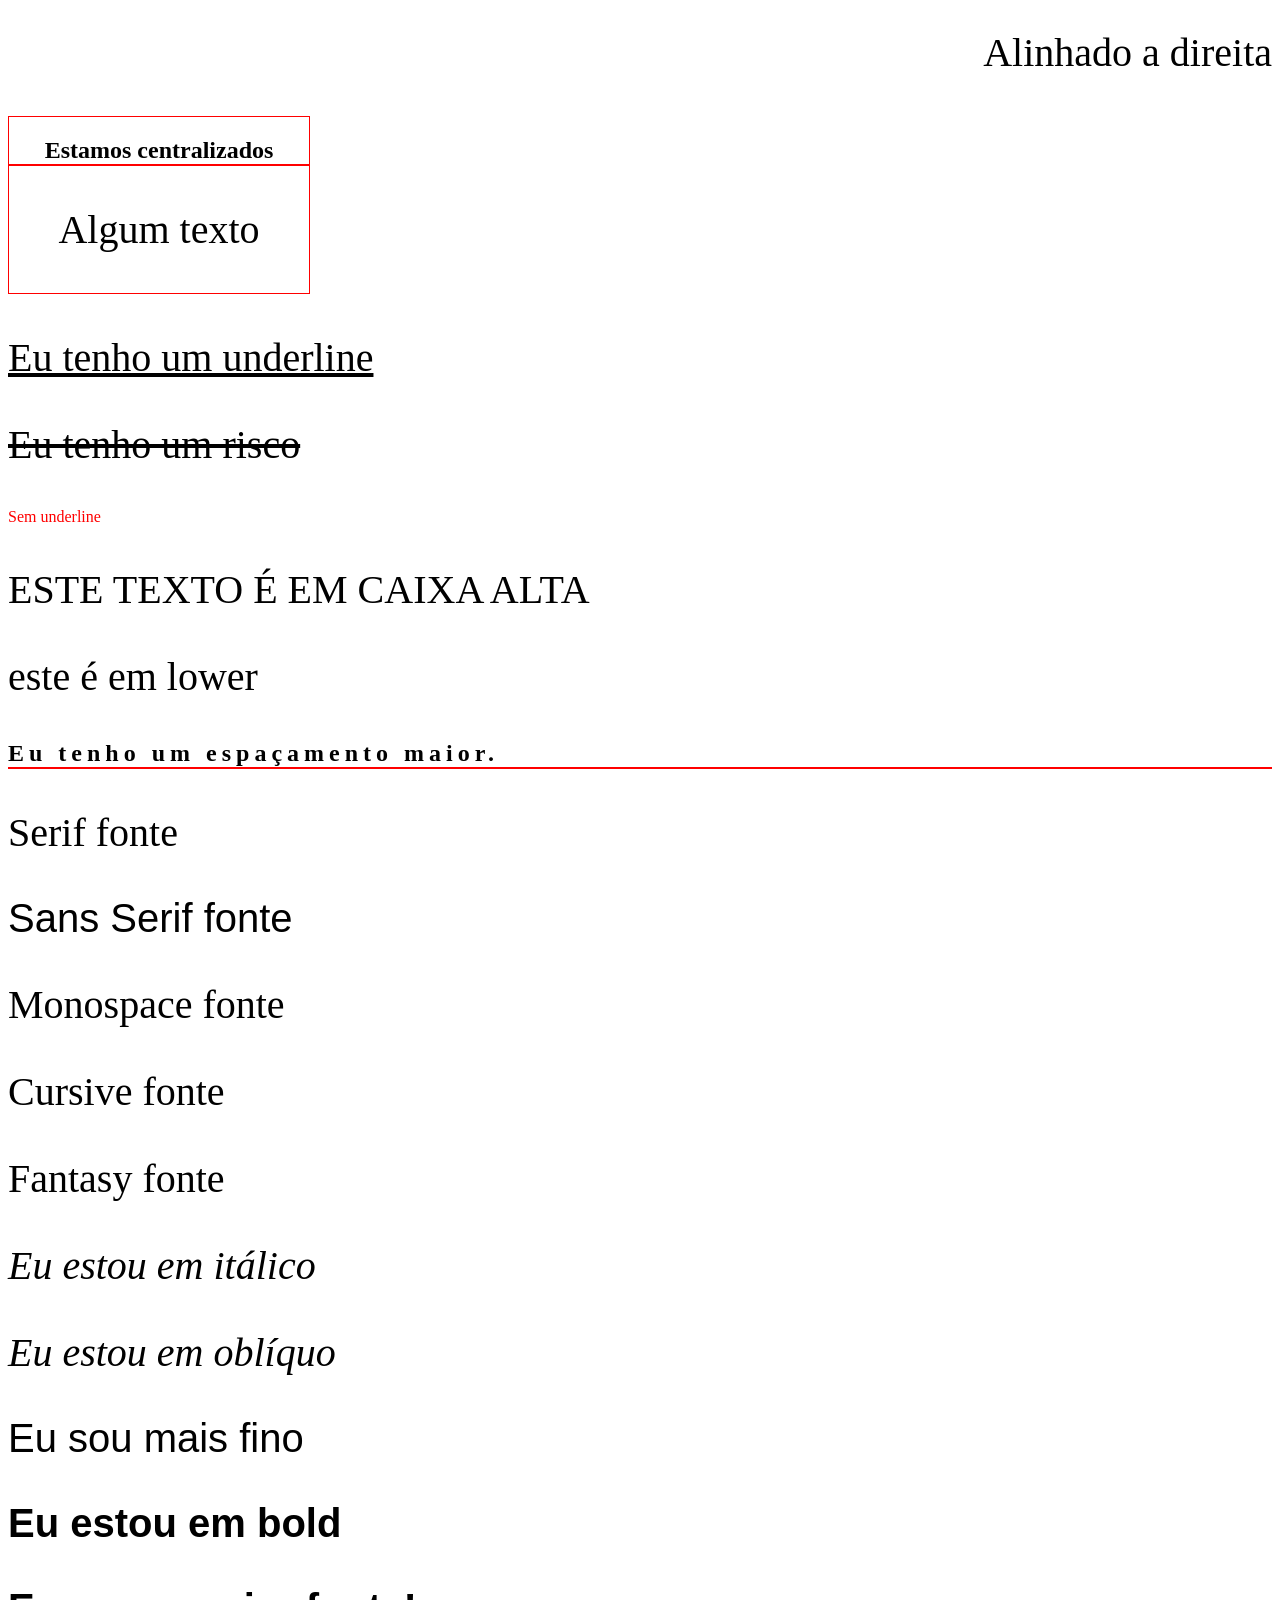
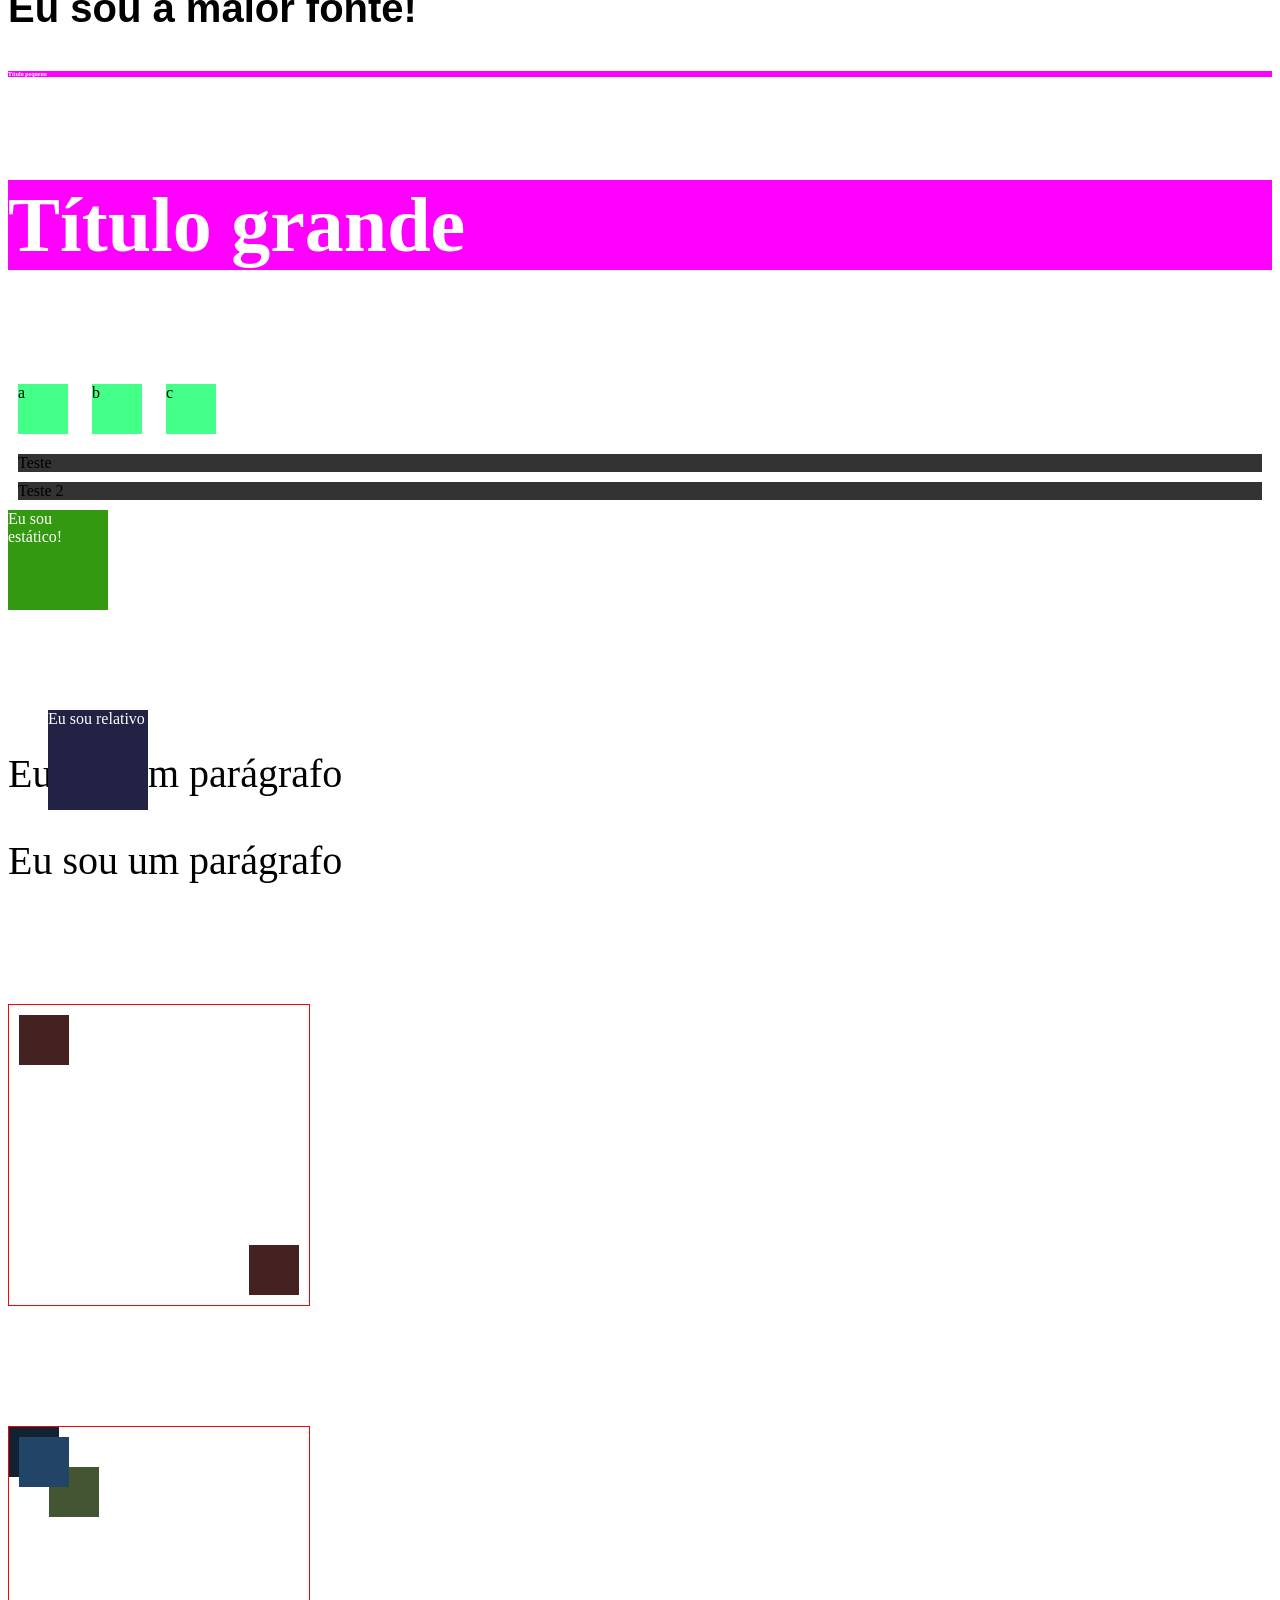
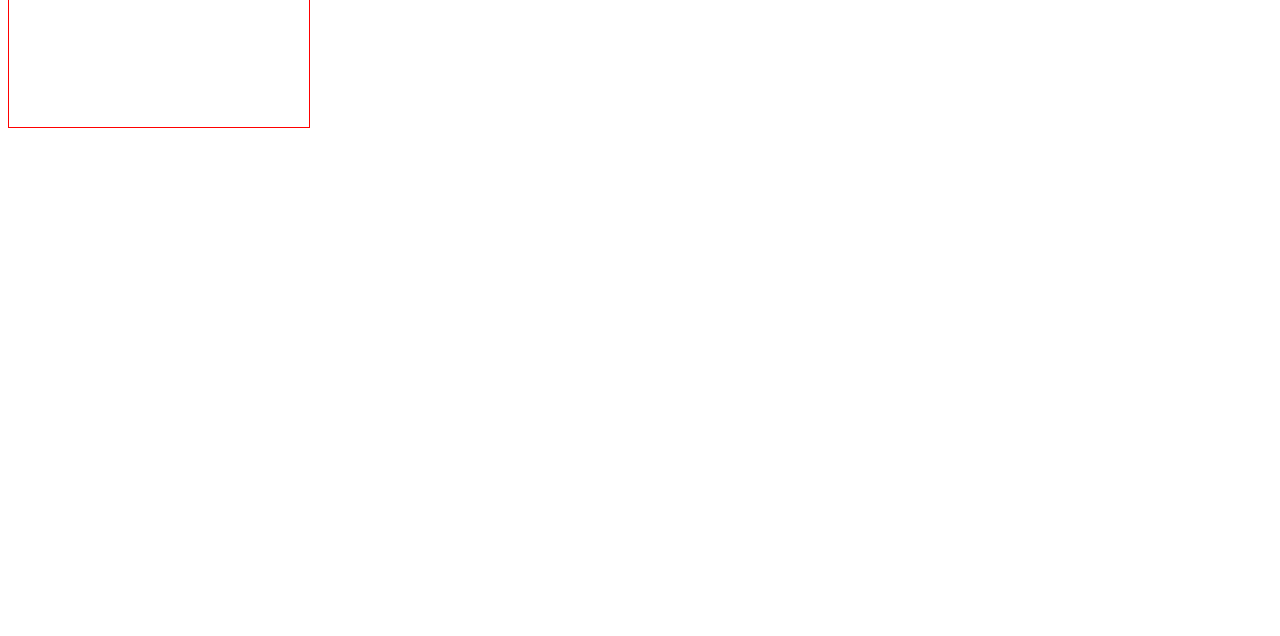
<file: html_css_completo-main/3_CSS/index.html>
<!DOCTYPE html>
<html lang="en">
  <head>
    <meta charset="UTF-8" />
    <meta http-equiv="X-UA-Compatible" content="IE=edge" />
    <meta name="viewport" content="width=device-width, initial-scale=1.0" />
    <title>CSS</title>
    <!-- 3 - Internal CSS -->
    <style>
      p {
        /* color: gold; */
        font-size: 40px;
      }
    </style>
    <!-- 4 - External CSS -->
    <!-- Cascading Style Sheets -->
    <link rel="stylesheet" href="css/styles.css" />
    <link rel="stylesheet" href="css/lists.css" />
    <link rel="stylesheet" href="css/titles.css" />
  </head>
  <body>
    <!-- 1 - Inline CSS -->
    <h1 style="color: red">Mudar cor com o Inline</h1>
    <h1 style="color: blue">Outro título</h1>

    <!-- 2 - Múltiplas regras -->
    <h1 style="color: purple; font-size: 50px; border-bottom: 1px solid red">
      Mudar cor e tamanho da fonte
    </h1>

    <!-- 3 - Internal CSS -->
    <p>Eu fui estilizado pelo internal</p>
    <p>Mais um</p>
    <p>E mais outro</p>

    <!-- 48 - sticky -->
    <div class="sticky">
      <span>Eu sou sticky!</span>
    </div>

    <!-- 4 - External CSS -->
    <h3>Meu título verde</h3>

    <!-- 5 - Ordem do CSS -->
    <p style="color: red">Ordem do CSS</p>
    <p>Ordem do CSS 2</p>

    <!-- 6 - multiplos CSS -->
    <ul>
      <li>Banana</li>
      <li>Maçã</li>
      <li>Abacate</li>
    </ul>

    <!-- 7 - desafio 2 -->
    <h4>Eu sou o título do desafio</h4>

    <!-- 8 - classes -->
    <p class="paragraph">Algum texto</p>
    <p class="paragraph">Algum texto 2</p>
    <p class="paragraph">Algum texto 3</p>

    <!-- 9 - id -->
    <h1 id="exclusive-title">Este é um título com id</h1>

    <!-- 10 - multiplas regras, ordem do css -->
    <h2 id="algum-titulo" class="titulo">Algum texto 1</h2>
    <h2 class="titulo">Algum texto 2</h2>
    <h2>Algum texto 3</h2>

    <!-- 11 - nome de cor -->
    <p class="color-name">Qualquer texto para nome de cores</p>

    <!-- 12 - hex -->
    <p class="hex">Parágrafo com hex</p>
    <p class="hex-2">Parágrafo com outra hex</p>

    <!-- 13 - mais sobre hex -->
    <p class="simple-hex">Hex simplificado</p>
    <p class="simple-hex-2">Hex simplificado 2</p>

    <!-- 14 - rgb -->
    <p class="rgb">Este foi estilizado com RGB</p>

    <p class="mixed-rgb">Este foi estilizado com RGB</p>

    <!-- 15 - rgba -->
    <p class="rgba">Estoi foi estilizado com RGBA</p>

    <!-- 16 - hsl -->
    <p class="hsl">Este foi estilizado com HSL</p>

    <p class="hsl-2">Este foi estilizado com HSL 2</p>

    <!-- 17 - background-color -->
    <p class="bg">Mude o meu background</p>
    <h2 class="bg-2">Outra variação de BG</h2>

    <!-- 18 - opacidade no bg -->
    <div class="bg-opacity">
      <p>Estou aqui!</p>
    </div>

    <div class="bg-opacity-2">
      <p>Estou aqui quase visível!</p>
    </div>

    <!-- 19 - rgba com opacidade -->
    <div class="rgba-opacity">
      <h1>Este título precisa estar visível</h1>
    </div>

    <!-- 20 - bg image  -->
    <h1 class="bg-image">Este título tem uma imagem!</h1>

    <!-- 21 - centralizar img de bg -->
    <div class="not-centered-bg"></div>
    <div class="centered-bg"></div>

    <!-- 22 - largura e altura -->
    <div class="height-width"></div>
    <div class="height-width-2"></div>

    <!-- 23 - padding -->
    <div class="without-padding">Este não tem padding</div>
    <div class="padding">Este tem padding</div>

    <!-- 24 - padding individual -->
    <p class="padding-individual">Este elemento tem paddings diferentes</p>

    <!-- 25 - shorthand padding -->
    <p class="shorthand-padding">Algum texto</p>
    <p class="shorthand-padding-2">Algum texto 2</p>

    <!-- 26 - padding com width -->
    <div class="without-border-box">
      <p>Algum conteúdo</p>
    </div>
    <div class="border-box">
      <p>Algum conteúdo 2</p>
    </div>

    <!-- 27 - border -->
    <div class="border">Borda</div>
    <div class="border-2">Borda 2</div>

    <!-- 28 - borda individual -->
    <p class="border-left">Borda na esquerda</p>
    <p class="border-bottom">Borda inferior</p>

    <!-- 29 - borda arredondada -->
    <div class="rounded-p">Eu estou arredondado</div>
    <div class="rounded-p-2">Eu estou arredondado</div>

    <!-- 30 - margem -->
    <div class="margin">Eu tenho margem</div>
    <div class="margin-top">Eu tenho margem no topo</div>
    <div class="margin-shorthand">Utilizando shorthand</div>

    <!-- 31 - box model -->
    <div class="box-model">
      <p>Tenho todas as propriedades do box model</p>
    </div>

    <!-- 32 - desafio 3 -->
    <div id="box-model-challenge">
      <h2 class="challenge-title">Vamos estilizar o box model</h2>
    </div>

    <!-- 33 - text alignment -->
    <p class="text-aligned">Alinhado a direita</p>
    <div class="container-center">
      <h2>Estamos centralizados</h2>
      <p>Algum texto</p>
    </div>

    <!-- 34 - text decoration -->
    <p class="underline">Eu tenho um underline</p>
    <p class="line-trough">Eu tenho um risco</p>
    <a href="#" class="remove-underline">Sem underline</a>

    <!-- 35 - text transform -->
    <p class="upper">Este texto é em caixa alta</p>
    <p class="lower">ESTE É EM LOWER</p>

    <!-- 36 - letter spacing -->
    <h2 class="spacing">Eu tenho um espaçamento maior.</h2>

    <!-- 37 - fontes -->
    <p class="serif">Serif fonte</p>
    <p class="sans-serif">Sans Serif fonte</p>
    <p class="monospace">Monospace fonte</p>
    <p class="cursive">Cursive fonte</p>
    <p class="fantasy">Fantasy fonte</p>

    <!-- 38 - font style -->
    <p class="italic">Eu estou em itálico</p>
    <p class="oblique">Eu estou em oblíquo</p>

    <!-- 39 - font weight -->
    <p class="thin">Eu sou mais fino</p>
    <p class="bold">Eu estou em bold</p>
    <p class="bolder">Eu sou a maior fonte!</p>

    <!-- 40 font-size -->
    <h4 class="small">Título pequeno</h4>
    <h4 class="big">Título grande</h4>

    <!-- 41 - display -->
    <div class="inline-box">a</div>
    <div class="inline-box">b</div>
    <div class="inline-box">c</div>
    <span class="block">Teste</span>
    <span class="block">Teste 2</span>

    <!-- 42 - escondendo elementos -->
    <p class="invisible">Me encontre se puder</p>

    <!-- 43 - static -->
    <div class="static">
      <span>Eu sou estático!</span>
    </div>

    <!-- 44 - relative -->
    <div class="relative">
      <span>Eu sou relativo</span>
    </div>
    <p>Eu sou um parágrafo</p>

    <!-- 45 - absolute -->
    <div class="absolute">
      <span>Eu sou absoluto</span>
    </div>
    <p>Eu sou um parágrafo</p>

    <!-- 46 - relative com absolute -->
    <div class="relative-container">
      <div class="absolute-1"></div>
      <div class="absolute-2"></div>
    </div>

    <!-- 47 - fixed -->
    <div class="fixed">
      <span>Estou fixo</span>
    </div>

    <!-- 48 - z-index -->
    <div class="relative-container">
      <div class="absolute-3"></div>
      <div class="absolute-4"></div>
      <div class="absolute-5"></div>
    </div>
  </body>
</html>
</file>
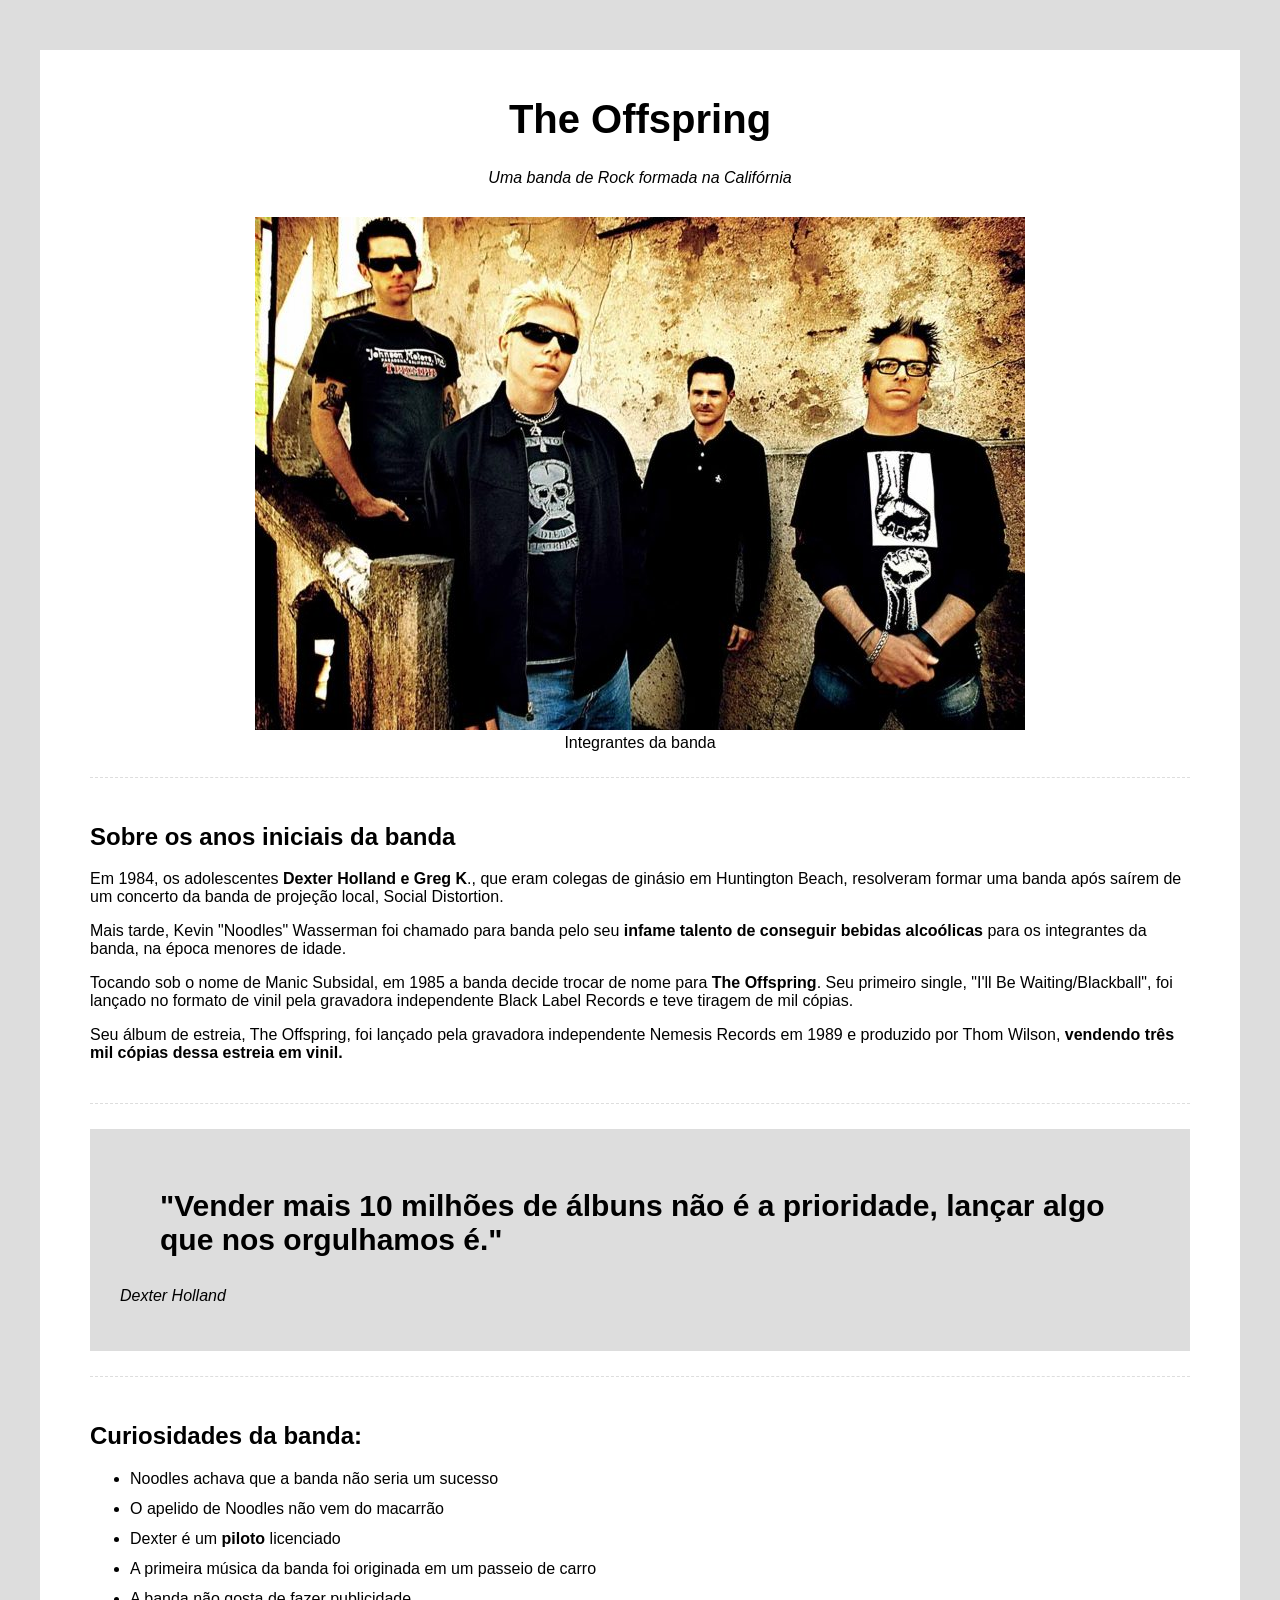
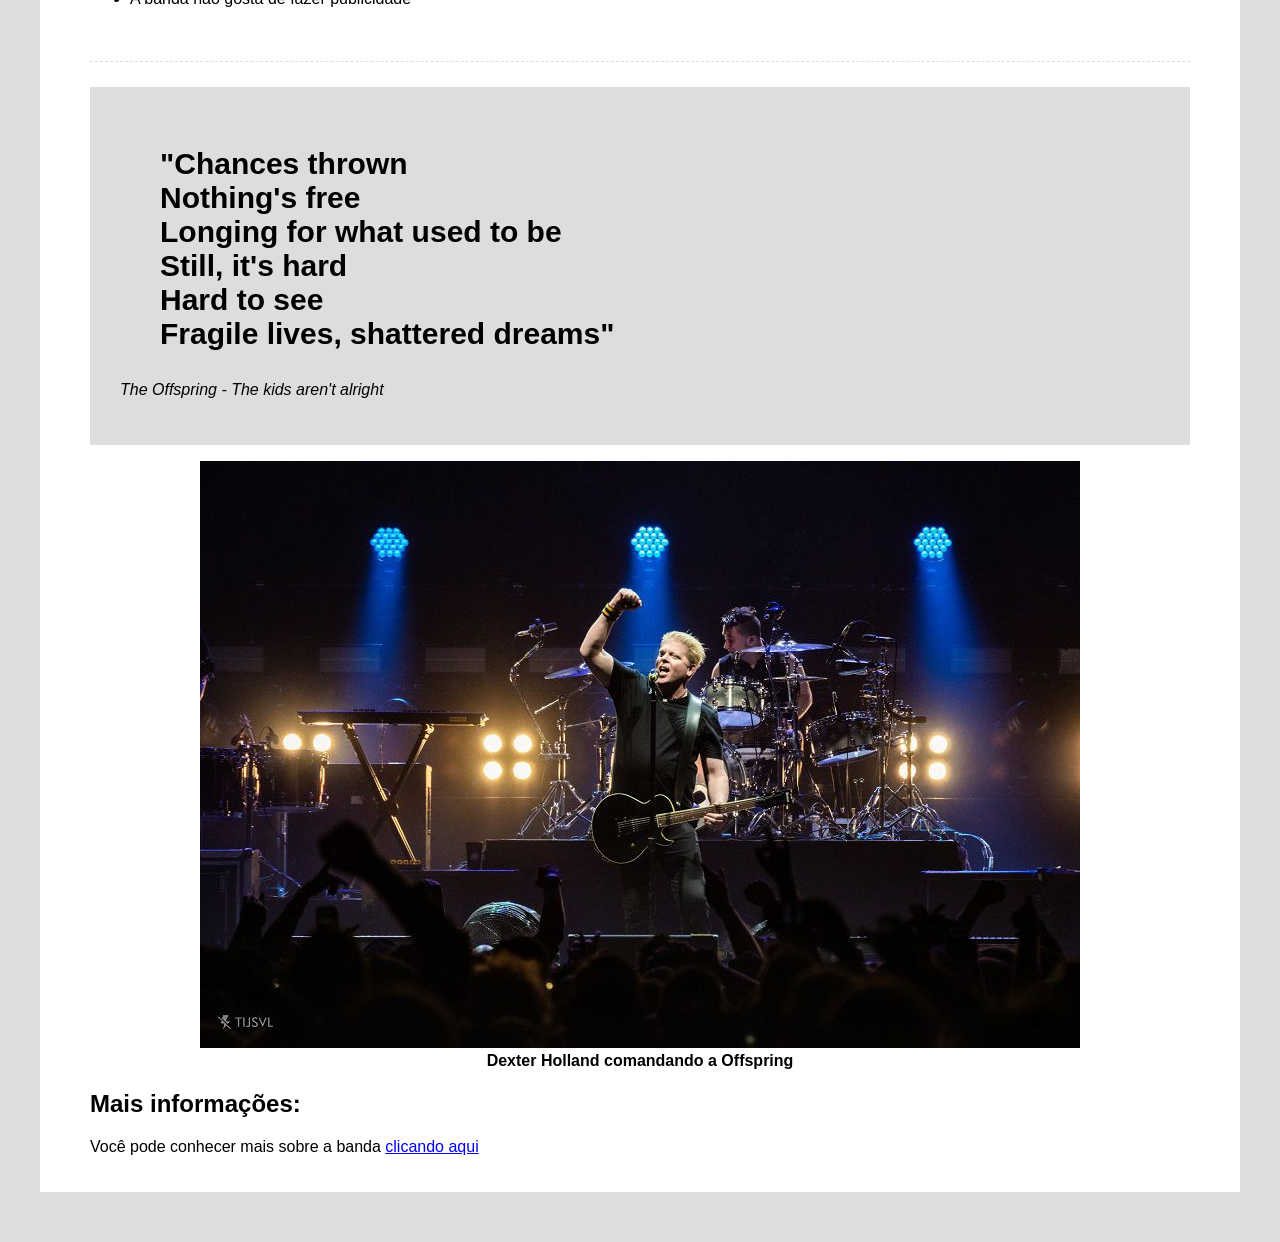
<file: html_css_completo-main/4_TRIBUTO/index.html>
<!DOCTYPE html>
<html lang="en">
  <head>
    <meta charset="UTF-8" />
    <meta http-equiv="X-UA-Compatible" content="IE=edge" />
    <meta name="viewport" content="width=device-width, initial-scale=1.0" />
    <title>Página de Tributo: The Offspring</title>
    <link rel="stylesheet" href="css/styles.css" />
  </head>
  <body>
    <div class="container">
      <!-- Cabeçalho -->
      <div class="header">
        <h1 class="main-title">The Offspring</h1>
        <p class="main-paragraph">Uma banda de Rock formada na Califórnia</p>
      </div>
      <!-- Imagem de destaque -->
      <div class="featured-image">
        <figure>
          <img src="img/offspring_1.jpg" alt="A banda The Offspring" />
          <figcaption>Integrantes da banda</figcaption>
        </figure>
      </div>
      <!-- Biografia -->
      <div class="biography-container">
        <h2>Sobre os anos iniciais da banda</h2>
        <p>
          Em 1984, os adolescentes
          <span class="bold">Dexter Holland e Greg K</span>., que eram colegas
          de ginásio em Huntington Beach, resolveram formar uma banda após
          saírem de um concerto da banda de projeção local, Social Distortion.
        </p>
        <p>
          Mais tarde, Kevin "Noodles" Wasserman foi chamado para banda pelo seu
          <span class="bold"
            >infame talento de conseguir bebidas alcoólicas</span
          >
          para os integrantes da banda, na época menores de idade.
        </p>
        <p>
          Tocando sob o nome de Manic Subsidal, em 1985 a banda decide trocar de
          nome para <span class="bold">The Offspring</span>. Seu primeiro
          single, "I'll Be Waiting/Blackball", foi lançado no formato de vinil
          pela gravadora independente Black Label Records e teve tiragem de mil
          cópias.
        </p>
        <p>
          Seu álbum de estreia, The Offspring, foi lançado pela gravadora
          independente Nemesis Records em 1989 e produzido por Thom Wilson,
          <span class="bold">
            vendendo três mil cópias dessa estreia em vinil.</span
          >
        </p>
      </div>
      <!-- Container de citação -->
      <div class="quotes-container">
        <blockquote>
          "Vender mais 10 milhões de álbuns não é a prioridade, lançar algo que
          nos orgulhamos é."
        </blockquote>
        <p>Dexter Holland</p>
      </div>
      <!-- Curiosidades -->
      <div class="curiosities-container">
        <h2>Curiosidades da banda:</h2>
        <ul>
          <li>Noodles achava que a banda não seria um sucesso</li>
          <li>O apelido de Noodles não vem do macarrão</li>
          <li>Dexter é um <span class="bold">piloto</span> licenciado</li>
          <li>
            A primeira música da banda foi originada em um passeio de carro
          </li>
          <li>A banda não gosta de fazer publicidade</li>
        </ul>
      </div>
      <!-- Segunda citação -->
      <div class="quotes-container">
        <blockquote>
          "Chances thrown <br />
          Nothing's free <br />
          Longing for what used to be <br />
          Still, it's hard <br />
          Hard to see <br />
          Fragile lives, shattered dreams"
        </blockquote>
        <p>The Offspring - The kids aren't alright</p>
      </div>
      <!-- Segunda imagem -->
      <div class="img-bold">
        <figure>
          <img src="img/offspring_2.jpeg" alt="The Offspring em um show" />
          <figcaption>Dexter Holland comandando a Offspring</figcaption>
        </figure>
      </div>
      <!-- Mais informações -->
      <div class="moreinfo-container">
        <h2>Mais informações:</h2>
        <p>
          Você pode conhecer mais sobre a banda
          <a href="https://pt.wikipedia.org/wiki/The_Offspring"
            >clicando aqui</a
          >
        </p>
      </div>
    </div>
  </body>
</html>
</file>
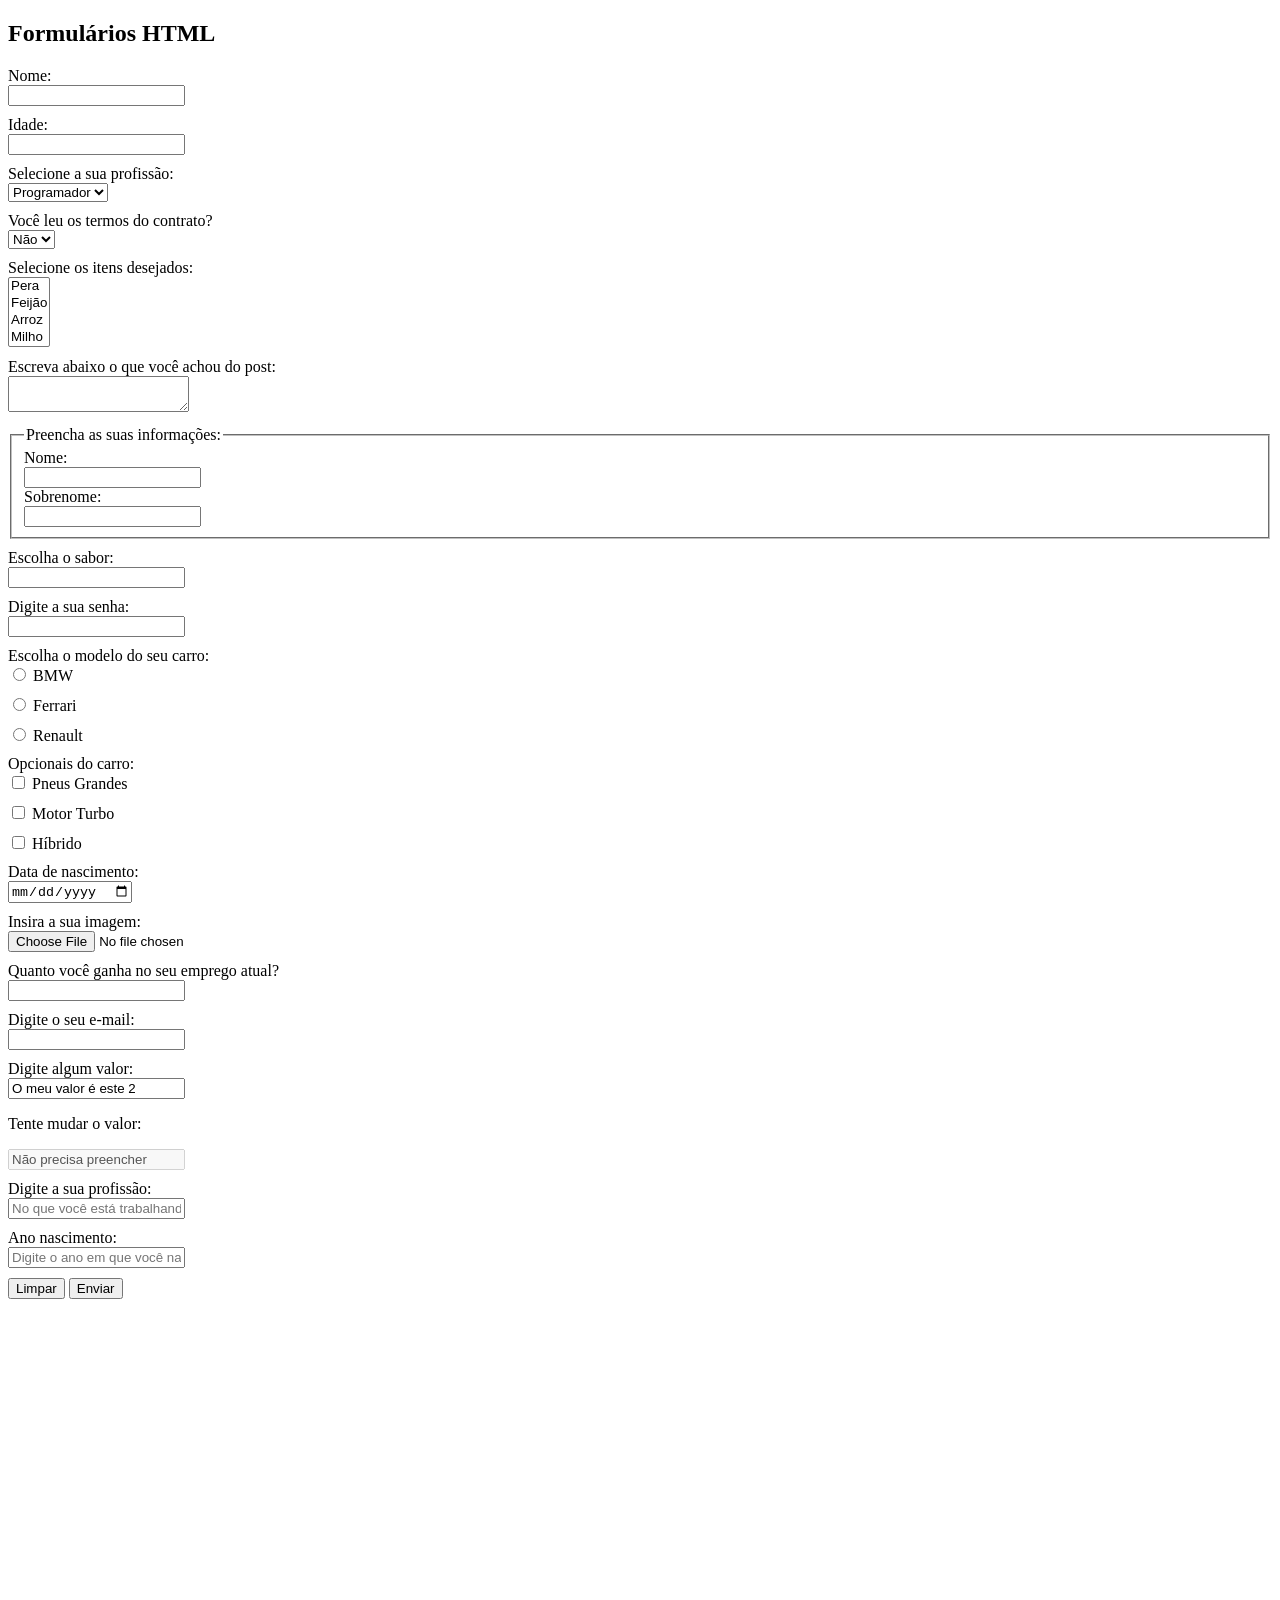
<file: html_css_completo-main/5_FORM/index.html>
<!DOCTYPE html>
<html lang="en">
  <head>
    <meta charset="UTF-8" />
    <meta http-equiv="X-UA-Compatible" content="IE=edge" />
    <meta name="viewport" content="width=device-width, initial-scale=1.0" />
    <title>Formulários</title>
    <link rel="stylesheet" href="css/styles.css" />
  </head>
  <body>
    <h2>Formulários HTML</h2>
    <!-- 1 - Primeiro formulario -->
    <!-- 2 - Atributos do formulário -->
    <form action="register.php" method="GET">
      <div>
        <label>Nome:</label>
        <input type="text" />
      </div>
      <!-- 3 - atributo name -->
      <div>
        <!-- 4 - atributo label -->
        <label for="age">Idade:</label>
        <input type="text" name="age" />
      </div>
      <!-- 6 - select -->
      <div>
        <label for="job">Selecione a sua profissão:</label>
        <select name="job">
          <option value="programador">Programador</option>
          <option value="tester">Tester/QA</option>
          <option value="devops">DevOps</option>
        </select>
      </div>
      <!-- 7 - atributo selected -->
      <div>
        <label for="contract">Você leu os termos do contrato?</label>
        <select name="contract">
          <option value="sim">Sim</option>
          <option value="nao" selected>Não</option>  
        <select>
      </div>
      <!-- 8 - multiplas opções -->
      <div>
        <label for="items">Selecione os itens desejados:</label>
        <select name="items" multiple>
          <option value="pera">Pera</option>
          <option value="feijao">Feijão</option>
          <option value="arroz">Arroz</option>
          <option value="milho">Milho</option>
        </select>
      </div>
      <!-- 9 - textarea -->
      <div>
        <label for="comment">Escreva abaixo o que você achou do post:</label>
        <textarea name="comment"></textarea>
      </div>
      <!-- 10 - fieldset e legend -->
      <div>
        <fieldset>
          <legend>Preencha as suas informações:</legend>
          <label for="firstname">Nome:</label>
          <input type="text" name="firstname">
          <label for="lastname">Sobrenome:</label>
          <input type="text" name="lastname">
        </fieldset>
      </div>
      <!-- 11 - datalist -->
      <div>
        <label for="flavor">Escolha o sabor:</label>
        <input type="text" list="flavors" name="flavor">

        <datalist id="flavors">
          <option value="Cereja"></option>
          <option value="Morango"></option>
          <option value="Abacaxi"></option>
          <option value="Chocolate"></option>
        </datalist>
      </div>

      <!-- 12 - Senha -->
      <div>
        <label for="password">Digite a sua senha:</label>
        <input type="password" name="password">
      </div>

      <!-- 14 - radio button -->
      <div>
        <label for="car_model">Escolha o modelo do seu carro:</label>
        <div class="radio">
          <input type="radio" value="bmw" name="car_model">
          <label for="bmw">BMW</label>
        </div>
        <div class="radio">
          <input type="radio" value="ferrari" name="car_model">
          <label for="ferrari">Ferrari</label>
        </div>
        <div class="radio">
          <input type="radio" value="renault" name="car_model">
          <label for="renault">Renault</label>
        </div>
      </div>

      <!-- 15 - checkbox -->
      <div>
        <label for="optionals">Opcionais do carro:</label>
        <div class="radio">
          <input type="checkbox" name="optionals[]" value="big_tires">
          <label for="big_tires">Pneus Grandes</label>
        </div>
        <div class="radio">
          <input type="checkbox" name="optionals[]" value="turbo_engine">
          <label for="turbo_engine">Motor Turbo</label>
        </div>
        <div class="radio">
          <input type="checkbox" name="optionals[]" value="hybrid">
          <label for="hybrid">Híbrido</label>
        </div>
      </div>

      <!-- 16 - datas -->
      <div>
        <label for="birthday">Data de nascimento:</label>
        <input type="date" name="birthday">
      </div>

      <!-- 17 - arquivos -->
      <div>
        <label for="image">Insira a sua imagem:</label>
        <input type="file" name="image">
      </div>

      <!-- 18 - numeros -->
      <div>
        <label for="salary">Quanto você ganha no seu emprego atual?</label>
        <input type="number" name="salary">
      </div>

      <!-- 19 - emails -->
      <div>
        <label for="email">Digite o seu e-mail:</label>
        <input type="email" name="email">
      </div>

      <!-- 20 - value -->
      <div>
        <label for="value">Digite algum valor:</label>
        <input type="text" value="O meu valor é este 2" name="value">
      </div>

      <!-- 21 - disabled -->
      <div>
        <p>Tente mudar o valor:</p>
        <input type="text" value="Não precisa preencher" disabled>
      </div>

      <!-- 22 - placeholder -->
      <div>
        <label for="currentjob">Digite a sua profissão:</label>
        <input type="text" name="currentjob" placeholder="No que você está trabalhando agora?">
      </div>

      <!-- 23 - required -->
      <div>
        <label for="birthyear">Ano nascimento:</label>
        <input type="text" placeholder="Digite o ano em que você nasceu" required>
      </div>

      <!-- 13 - resetar form -->
      <input type="reset" value="Limpar">
      <!-- 5 - envio de form -->
      <input type="submit" value="Enviar" />
    </form>
  </body>
</html>
</file>
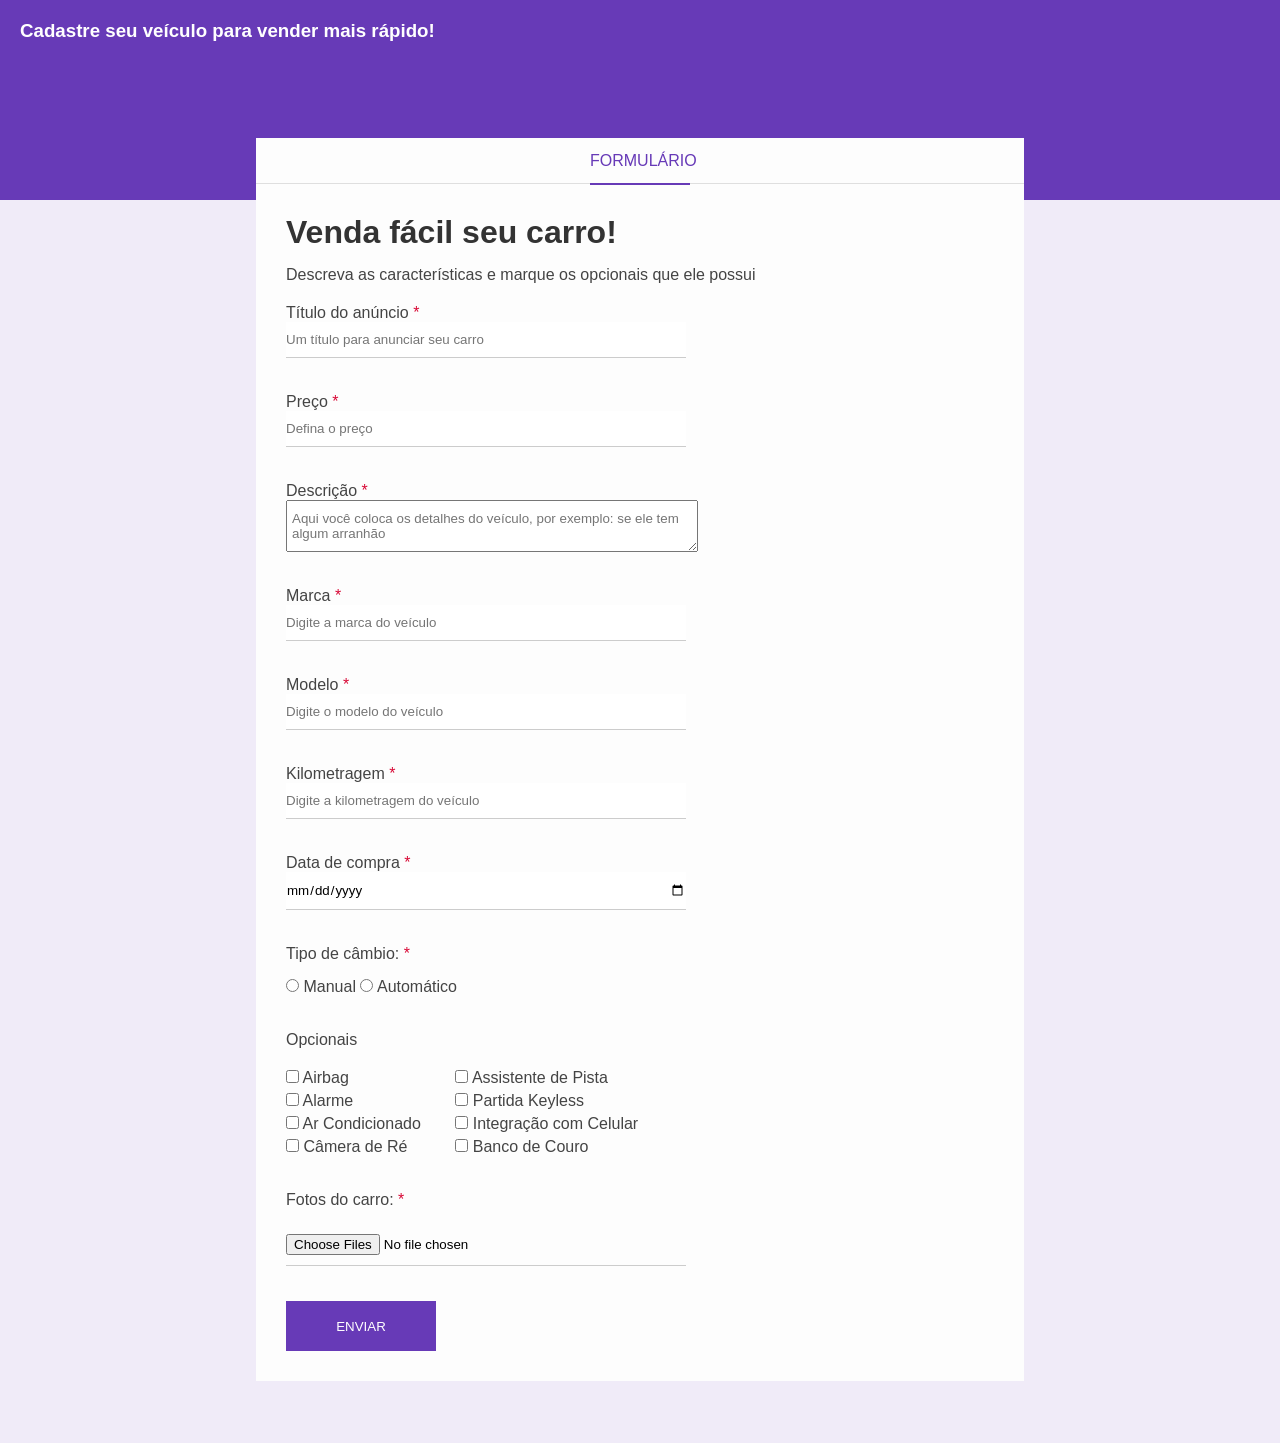
<file: html_css_completo-main/6_FORM_PROJECT/index.html>
<!DOCTYPE html>
<html lang="en">
  <head>
    <meta charset="UTF-8" />
    <meta http-equiv="X-UA-Compatible" content="IE=edge" />
    <meta name="viewport" content="width=device-width, initial-scale=1.0" />
    <title>Venda seu carro</title>
    <link rel="stylesheet" href="css/styles.css" />
  </head>
  <body>
    <div class="container">
      <div class="header">
        <h3>Cadastre seu veículo para vender mais rápido!</h3>
      </div>
      <div class="form-container">
        <div class="form-header">
          <p>Formulário</p>
        </div>
        <div class="form-body">
          <h1 class="form-title">Venda fácil seu carro!</h1>
          <p>
            Descreva as características e marque os opcionais que ele possui
          </p>
          <form>
            <div class="box-input">
              <label for="title"
                >Título do anúncio <span class="required-field">*</span></label
              >
              <input
                type="text"
                name="title"
                id="title"
                class="block"
                placeholder="Um título para anunciar seu carro"
                minlength="1"
                maxlength="30"
                required
              />
            </div>
            <div class="box-input">
              <label for="price"
                >Preço <span class="required-field">*</span></label
              >
              <input
                type="number"
                name="price"
                id="price"
                class="block"
                placeholder="Defina o preço"
                required
              />
            </div>
            <div class="box-input">
              <label for="description"
                >Descrição <span class="required-field">*</span></label
              >
              <textarea
                name="description"
                id="description"
                class="block"
                placeholder="Aqui você coloca os detalhes do veículo, por exemplo: se ele tem algum arranhão"
              ></textarea>
            </div>
            <div class="box-input">
              <label for="brand"
                >Marca <span class="required-field">*</span></label
              >
              <input
                type="text"
                name="brand"
                id="brand"
                class="block"
                placeholder="Digite a marca do veículo"
                required
              />
            </div>
            <div class="box-input">
              <label for="model"
                >Modelo <span class="required-field">*</span></label
              >
              <input
                type="text"
                name="model"
                id="model"
                class="block"
                placeholder="Digite o modelo do veículo"
                required
              />
            </div>
            <div class="box-input">
              <label for="mileage"
                >Kilometragem <span class="required-field">*</span></label
              >
              <input
                type="number"
                name="mileage"
                id="mileage"
                class="block"
                placeholder="Digite a kilometragem do veículo"
                required
              />
            </div>
            <div class="box-input">
              <label for="purchase_date"
                >Data de compra <span class="required-field">*</span></label
              >
              <input
                type="date"
                name="purchase_date"
                id="purchase_date"
                class="block"
                required
              />
            </div>
            <div class="box-input">
              <p>Tipo de câmbio: <span class="required-field">*</span></p>
              <input type="radio" id="manual" name="gear" />
              <label for="manual">Manual</label>
              <input type="radio" id="auto" name="gear" />
              <label for="auto">Automático</label>
            </div>
            <div class="optional-box">
              <p>Opcionais</p>
              <ul class="optional-list">
                <li>
                  <input
                    type="checkbox"
                    id="airbag"
                    name="optional[]"
                    value="airbag"
                  />
                  <label for="airbag">Airbag</label>
                </li>
                <li>
                  <input
                    type="checkbox"
                    id="alarm"
                    name="optional[]"
                    value="alarm"
                  />
                  <label for="alarm">Alarme</label>
                </li>
                <li>
                  <input type="checkbox" id="ac" name="optional[]" value="ac" />
                  <label for="ac">Ar Condicionado</label>
                </li>
                <li>
                  <input
                    type="checkbox"
                    id="reverse_camera"
                    name="optional[]"
                    value="reverse_camera"
                  />
                  <label for="reverse_camera">Câmera de Ré</label>
                </li>
              </ul>
            </div>
            <div class="optional-box">
              <ul class="optional-list">
                <li>
                  <input
                    type="checkbox"
                    id="lane_assist"
                    name="optional[]"
                    value="lane_assist"
                  />
                  <label for="lane_assist">Assistente de Pista</label>
                </li>
                <li>
                  <input
                    type="checkbox"
                    id="keyless"
                    name="optional[]"
                    value="keyless"
                  />
                  <label for="keyless">Partida Keyless</label>
                </li>
                <li>
                  <input
                    type="checkbox"
                    id="smartphone"
                    name="optional[]"
                    value="smartphone"
                  />
                  <label for="smartphone">Integração com Celular</label>
                </li>
                <li>
                  <input
                    type="checkbox"
                    id="leather_seat"
                    name="optional[]"
                    value="leather_seat"
                  />
                  <label for="leather_seat">Banco de Couro</label>
                </li>
              </ul>
            </div>
            <div class="box-input">
              <p>Fotos do carro: <span class="required-field">*</span></p>
              <input
                type="file"
                multiple
                accept="image/png, image/jpg"
                id="images"
                name="images"
                required
              />
            </div>
            <input type="submit" value="Enviar" class="btn-submit" />
          </form>
        </div>
      </div>
    </div>
  </body>
</html>
</file>
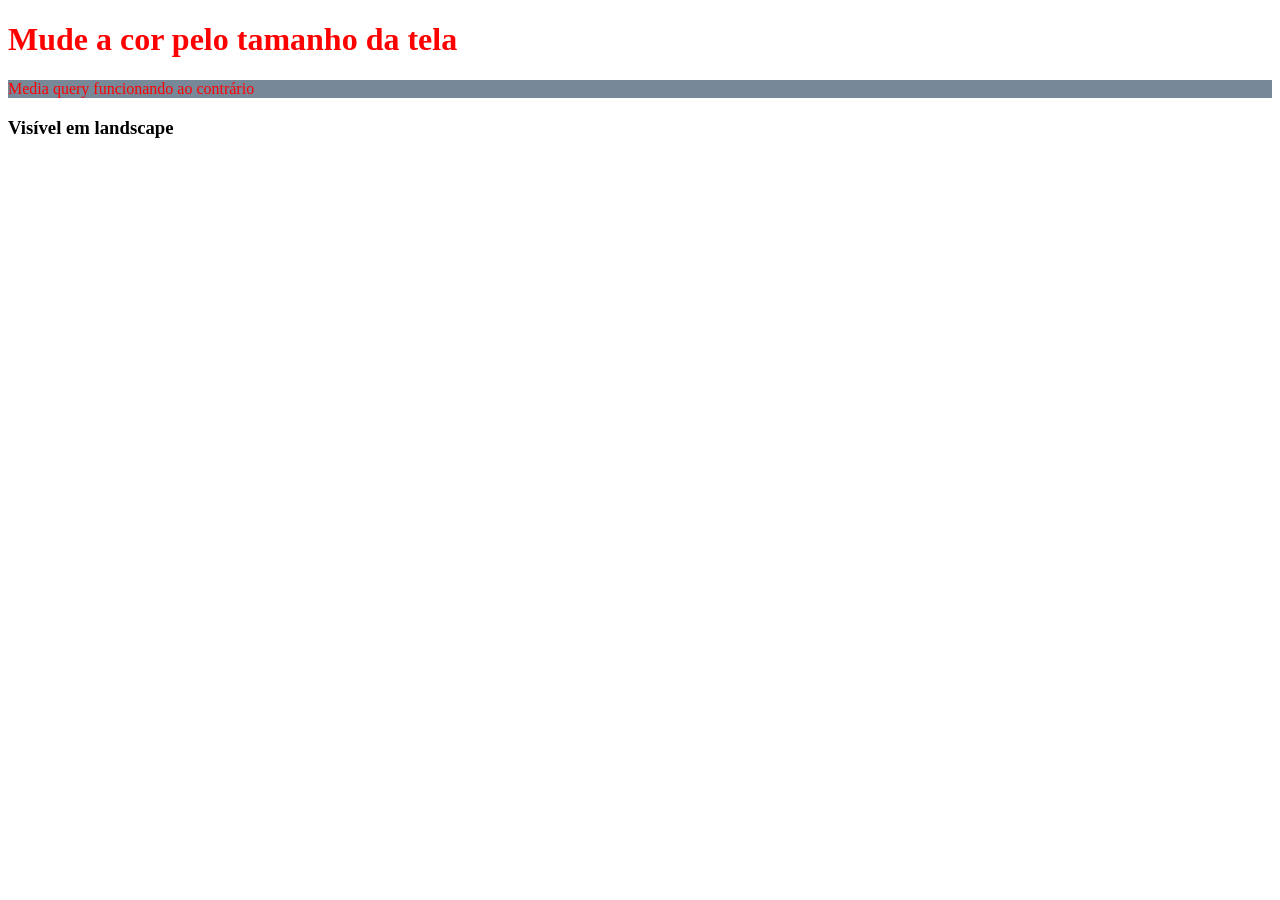
<file: html_css_completo-main/7_RESPONSIVIDADE/index.html>
<!DOCTYPE html>
<html lang="en">
  <head>
    <meta charset="UTF-8" />
    <meta http-equiv="X-UA-Compatible" content="IE=edge" />
    <!-- 1 - Meta tag de responsividade -->
    <meta name="viewport" content="width=device-width, initial-scale=1.0" />
    <title>Responsividade</title>
    <link rel="stylesheet" href="css/styles.css" />
  </head>
  <body>
    <!-- 2 - Media query -->
    <h1>Mude a cor pelo tamanho da tela</h1>
    <!-- 3 - min width -->
    <p>Media query funcionando ao contrário</p>
    <!-- 4 - landscape -->
    <h3>Visível em landscape</h3>
  </body>
</html>
</file>
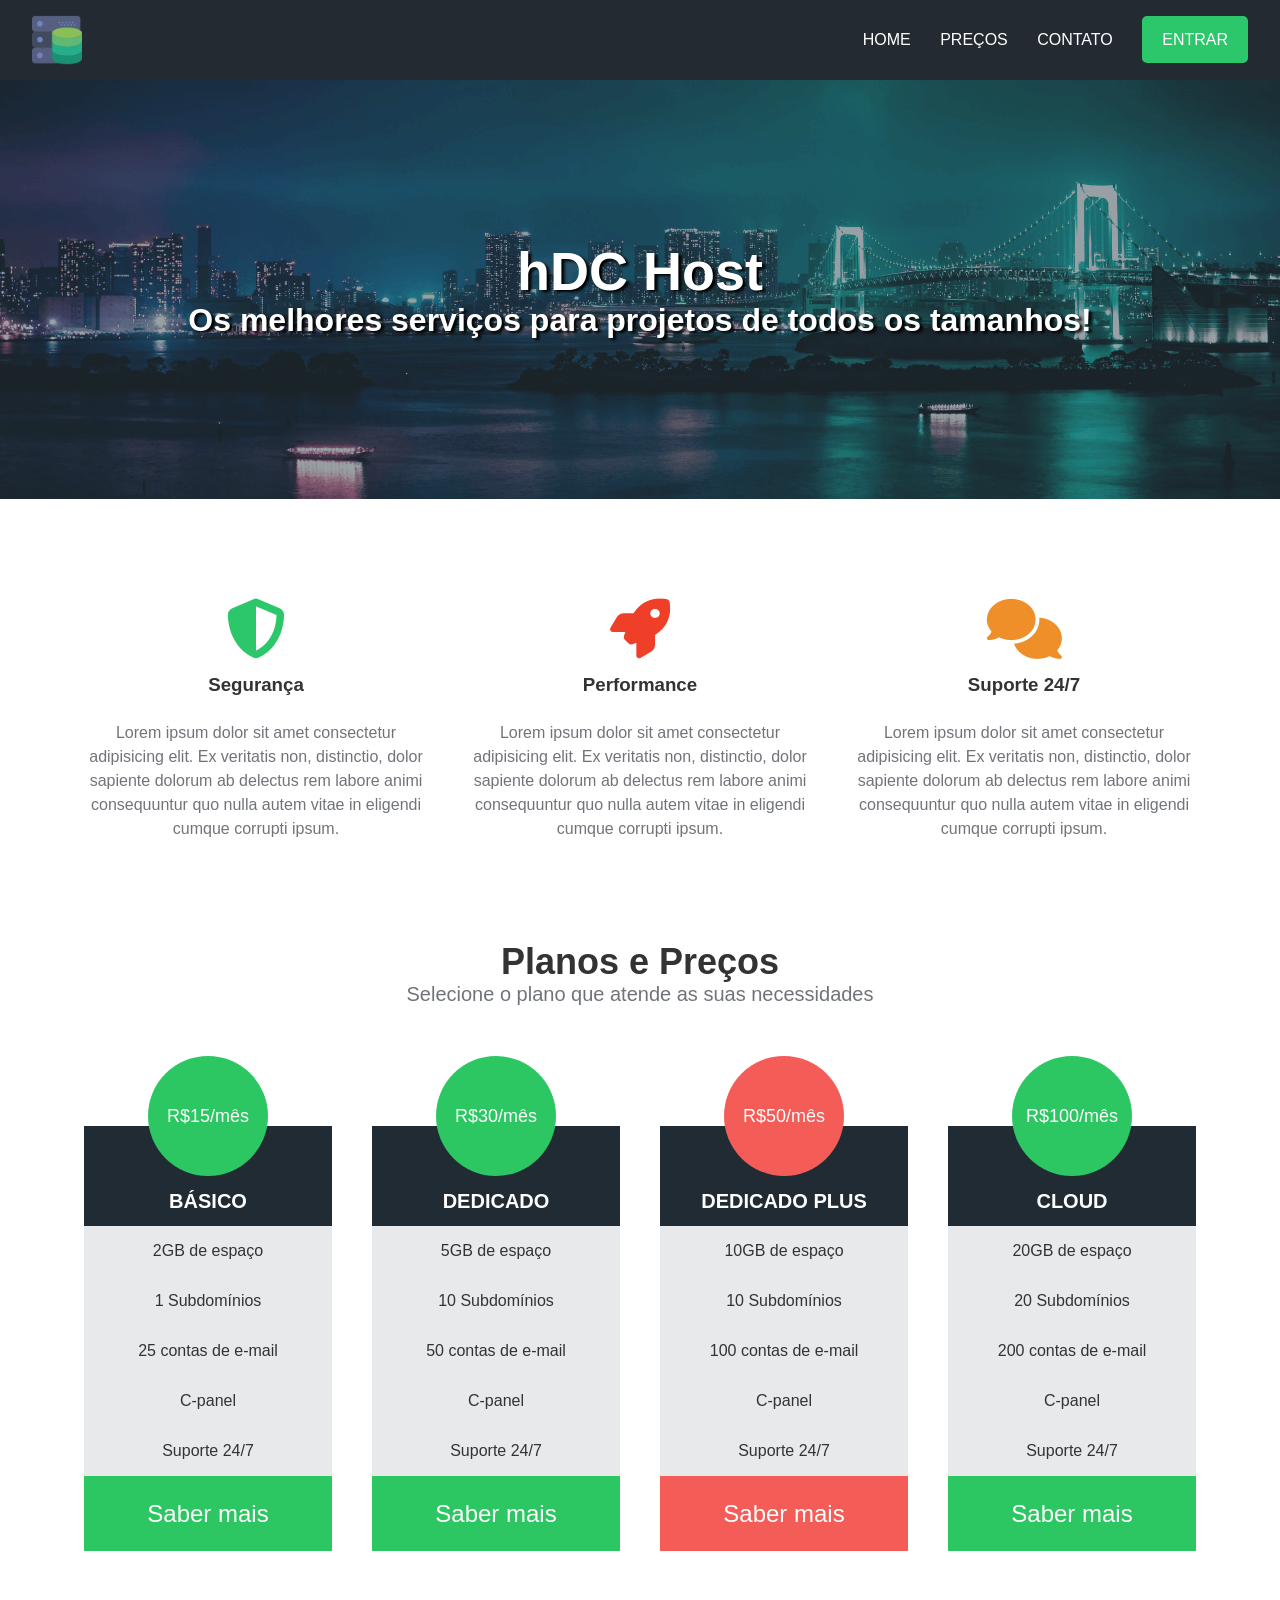
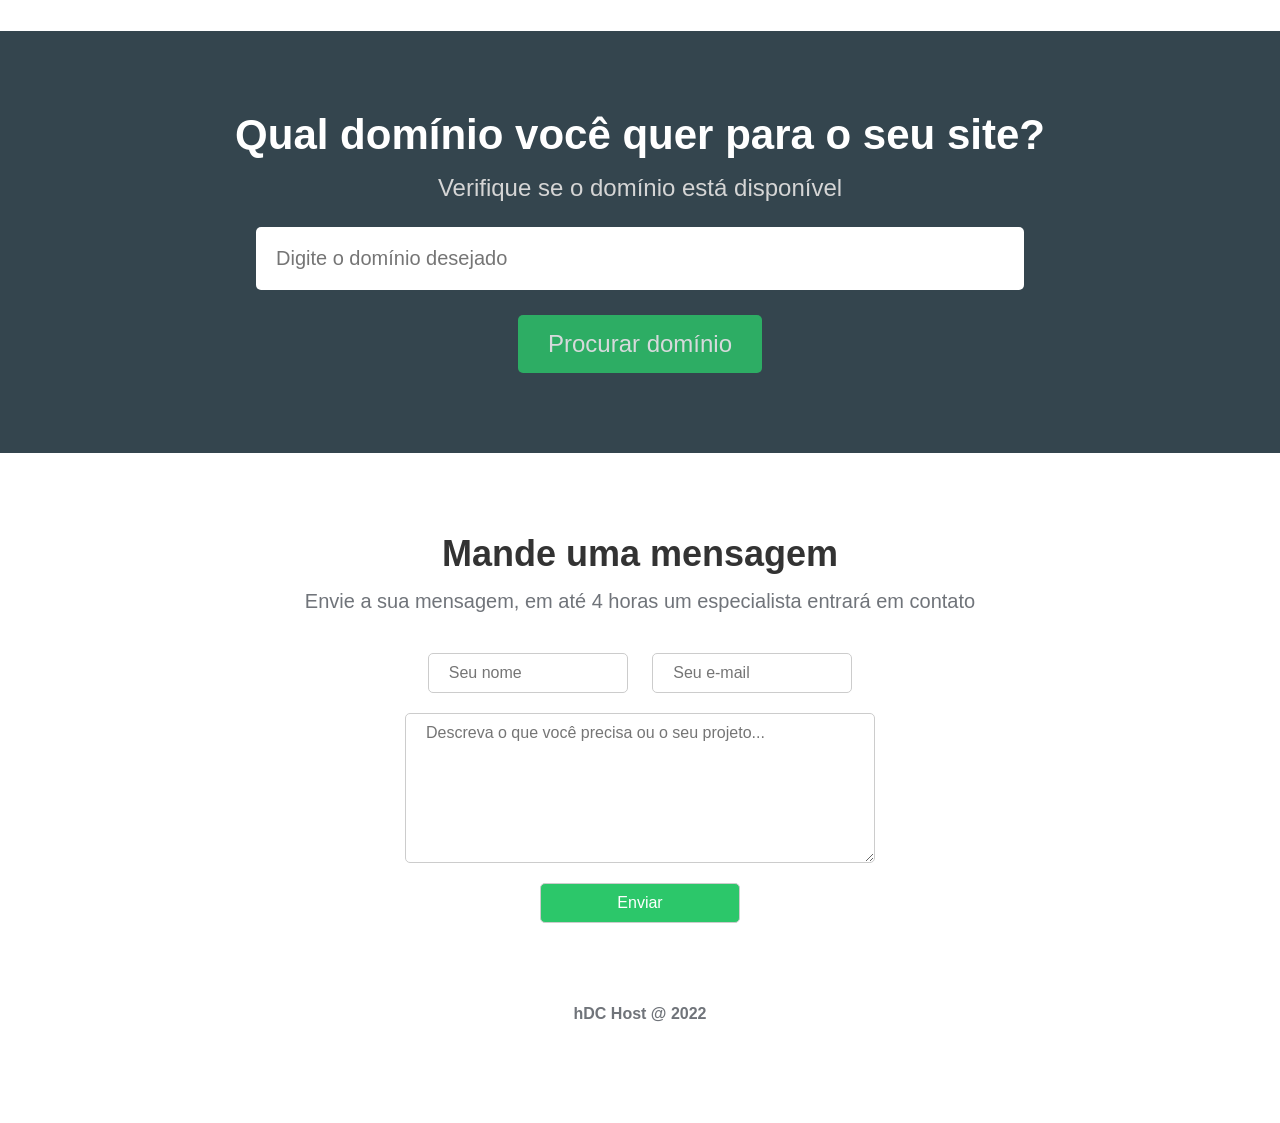
<file: html_css_completo-main/8_HDC_HOST/index.html>
<!DOCTYPE html>
<html lang="en">
  <head>
    <meta charset="UTF-8" />
    <meta http-equiv="X-UA-Compatible" content="IE=edge" />
    <meta name="viewport" content="width=device-width, initial-scale=1.0" />
    <title>hDC Host</title>
    <!-- Ícones -->
    <link
      rel="stylesheet"
      href="https://cdnjs.cloudflare.com/ajax/libs/font-awesome/6.2.0/css/all.min.css"
      integrity="sha512-xh6O/CkQoPOWDdYTDqeRdPCVd1SpvCA9XXcUnZS2FmJNp1coAFzvtCN9BmamE+4aHK8yyUHUSCcJHgXloTyT2A=="
      crossorigin="anonymous"
      referrerpolicy="no-referrer"
    />
    <!-- Estilos -->
    <link rel="stylesheet" href="css/styles.css" />
  </head>
  <body>
    <div class="container">
      <div class="navbar-container">
        <nav>
          <a href="#">
            <img src="img/hdchostlogo.png" alt="hDC Host" class="logo" />
          </a>
          <ul class="navbar-items">
            <li>
              <a href="#">Home</a>
            </li>
            <li>
              <a href="#">Preços</a>
            </li>
            <li>
              <a href="#">Contato</a>
            </li>
            <li>
              <a href="#" class="default-btn">Entrar</a>
            </li>
          </ul>
        </nav>
      </div>
      <main>
        <div class="main-banner">
          <h1>hDC Host</h1>
          <p>Os melhores serviços para projetos de todos os tamanhos!</p>
        </div>
        <section class="services-container">
          <ul>
            <li>
              <i class="fas fa-shield-alt"></i>
              <h3>Segurança</h3>
              <p>
                Lorem ipsum dolor sit amet consectetur adipisicing elit. Ex
                veritatis non, distinctio, dolor sapiente dolorum ab delectus
                rem labore animi consequuntur quo nulla autem vitae in eligendi
                cumque corrupti ipsum.
              </p>
            </li>
            <li>
              <i class="fas fa-rocket"></i>
              <h3>Performance</h3>
              <p>
                Lorem ipsum dolor sit amet consectetur adipisicing elit. Ex
                veritatis non, distinctio, dolor sapiente dolorum ab delectus
                rem labore animi consequuntur quo nulla autem vitae in eligendi
                cumque corrupti ipsum.
              </p>
            </li>
            <li>
              <i class="fas fa-comments"></i>
              <h3>Suporte 24/7</h3>
              <p>
                Lorem ipsum dolor sit amet consectetur adipisicing elit. Ex
                veritatis non, distinctio, dolor sapiente dolorum ab delectus
                rem labore animi consequuntur quo nulla autem vitae in eligendi
                cumque corrupti ipsum.
              </p>
            </li>
          </ul>
        </section>
        <section class="pricing-container">
          <h2>Planos e Preços</h2>
          <p>Selecione o plano que atende as suas necessidades</p>
          <div class="plans-container">
            <div class="plan">
              <ul>
                <li class="price">R$15/mês</li>
                <li class="plan-name">Básico</li>
                <li>2GB de espaço</li>
                <li>1 Subdomínios</li>
                <li>25 contas de e-mail</li>
                <li>C-panel</li>
                <li>Suporte 24/7</li>
                <li class="plan-btn">Saber mais</li>
              </ul>
            </div>
            <div class="plan">
              <ul>
                <li class="price">R$30/mês</li>
                <li class="plan-name">Dedicado</li>
                <li>5GB de espaço</li>
                <li>10 Subdomínios</li>
                <li>50 contas de e-mail</li>
                <li>C-panel</li>
                <li>Suporte 24/7</li>
                <li class="plan-btn">Saber mais</li>
              </ul>
            </div>
            <div class="plan">
              <ul>
                <li class="price recommended">R$50/mês</li>
                <li class="plan-name">Dedicado Plus</li>
                <li>10GB de espaço</li>
                <li>10 Subdomínios</li>
                <li>100 contas de e-mail</li>
                <li>C-panel</li>
                <li>Suporte 24/7</li>
                <li class="plan-btn recommended">Saber mais</li>
              </ul>
            </div>
            <div class="plan">
              <ul>
                <li class="price">R$100/mês</li>
                <li class="plan-name">Cloud</li>
                <li>20GB de espaço</li>
                <li>20 Subdomínios</li>
                <li>200 contas de e-mail</li>
                <li>C-panel</li>
                <li>Suporte 24/7</li>
                <li class="plan-btn">Saber mais</li>
              </ul>
            </div>
          </div>
        </section>
        <section class="searchdomain-container">
          <h2>Qual domínio você quer para o seu site?</h2>
          <p>Verifique se o domínio está disponível</p>
          <form>
            <input
              type="text"
              name="domain"
              id="domain"
              placeholder="Digite o domínio desejado"
            />
            <input type="submit" value="Procurar domínio" />
          </form>
        </section>
        <section class="contact-container">
          <h2>Mande uma mensagem</h2>
          <p>
            Envie a sua mensagem, em até 4 horas um especialista entrará em
            contato
          </p>
          <form>
            <input type="text" name="name" id="name" placeholder="Seu nome" />
            <input
              type="email"
              name="email"
              id="email"
              placeholder="Seu e-mail"
            />
            <textarea
              name="message"
              id="message"
              placeholder="Descreva o que você precisa ou o seu projeto..."
            ></textarea>
            <input type="submit" value="Enviar" />
          </form>
        </section>
      </main>
      <footer>
        <p>hDC Host @ 2022</p>
      </footer>
    </div>
  </body>
</html>
</file>
<file: 3_CSS/css/style.css>
body{
    padding-bottom: 500px;
}

h3{
    color: green;
}

/* Comentario no css */
/* Um outro comentário */

/* classes */
.paragrafo{
    background-color: #000000;
    color: aqua;
    padding: 20px;
}


/* ids */
#exclusive-title{
    background-color: purple;
    color: yellow;
    padding: 10px;
}


/* ordem ds regras */
h2{
    border-bottom: 2px solid red;
}

.titulo{
    border-bottom: 2px solid blue;
}

#algum-titulo{
    border-bottom: 2px solid forestgreen;
}
</file>
<file: 3_CSS/css/lists.css>
ul{
    border: 1px solid blue;
    padding: 10px;
}

li{
    color: darkblue;
    margin-left: 30px;
}
</file>
<file: 3_CSS/css/titles.css>
h4{
    font-size: 48px;
    color: rgb(104, 60, 1);
}
</file>
<file: 4_TRIBUTO/css/styles.css>
h1{
    color: red;
}
</file>
<file: html_css_completo-main/10_CLONE_HOME_INSTA/css/styles.css>
/* GERAL */
* {
  margin: 0;
  padding: 0;
  box-sizing: border-box;
  font-family: Helvetica;
}

body {
  background-color: #fafafa;
}

/* CONTAINERS */
#main-container {
  display: flex;
  margin-top: 30px;
}

#banner-container,
#form-container {
  flex: 1 1 0;
  width: 50%;
}

#banner-container {
  text-align: right;
}

#banner-container img {
  width: 100%;
  margin-right: 15px;
  margin-top: 25px;
  max-width: 380px;
}

#form-container {
  text-align: center;
}

/* LOGIN FORM */
#form-box {
  background-color: #fff;
  border: 1px solid #dbdbdb;
  width: 350px;
  margin-top: 30px;
}

#logo-insta {
  width: 175px;
  height: 51px;
  margin: 30px auto 12px;
}

#login-form {
  margin-top: 20px;
}

#login-form input {
  display: block;
  font-size: 12px;
  padding: 12px 9px;
  background-color: #fafafa;
  border: 1px solid #dbdbdb;
  border-radius: 3px;
  width: 268px;
  margin: 5px auto;
}

#login-form input[type="submit"] {
  background-color: #b2dffc;
  color: #fff;
  margin-top: 15px;
  border-radius: 5px;
  height: 30px;
  font-size: 13px;
  padding: 0;
  font-weight: bold;
}

/* SEPARADOR */
.separator {
  position: relative;
}

.line {
  border-top: 1px solid #dbdbdb;
  width: 268px;
  margin: 25px auto 35px;
}

.separator span {
  position: absolute;
  text-transform: uppercase;
  color: #bbb;
  background-color: #fff;
  top: -6px;
  width: 50px;
  margin-left: -25px;
  font-size: 14px;
}

/* FACEBOOK LOGIN */
#facebook-login {
  margin-bottom: 25px;
}

#facebook-login a {
  text-decoration: none;
  color: #385185;
  display: flex;
  align-items: center;
  justify-content: center;
}

#facebook-login img {
  width: 16px;
  height: 16px;
  margin-right: 8px;
}

#facebook-login span {
  font-weight: bold;
  font-size: 13px;
  margin-top: 1px;
}

/* FORGOT PASSWORD */
#forgot-pass {
  margin-bottom: 20px;
  font-size: 12px;
}

#forgot-pass a {
  text-decoration: none;
  color: #373799;
}

/* REGISTER */
#register-container {
  background-color: #fff;
  border: 1px solid #dbdbdb;
  width: 350px;
  margin-top: 10px;
  padding: 25px;
}

#register-container p {
  font-size: 14px;
  color: #262626;
}

#register-container a {
  color: #4a95f6;
  font-weight: bold;
  text-decoration: none;
}

/* GET APP */
#get-app-container {
  text-align: center;
  width: 350px;
}

#get-app-container p {
  margin: 20px 0;
  font-size: 13px;
}

#get-app-container a {
  text-decoration: none;
}

#get-app-container img {
  width: 136px;
  height: 40px;
}

/* FOOTER */
footer {
  text-align: left;
  width: 1000px;
  margin: 50px auto;
  display: flex;
  flex-direction: column;
  justify-content: center;
  align-items: center;
}

footer #footer-links {
  display: flex;
  list-style: none;
}

#footer-links li {
  margin-right: 10px;
}

#footer-links a,
#copyright {
  text-decoration: none;
  color: #8e8e8e;
  font-size: 12px;
}

#copyright {
  margin-top: 10px;
}

/* MOBILE */
@media (max-width: 450px) {
  body {
    background-color: #fff;
  }

  #banner-container {
    display: none;
  }

  #main-container,
  #form-box {
    margin-top: 0;
  }

  #form-container,
  #form-box,
  #register-container,
  #get-app-container {
    width: 100%;
    border: none;
  }

  footer {
    width: 90%;
  }

  #footer-links {
    flex-wrap: wrap;
    justify-content: center;
  }

  #footer-links {
    margin-bottom: 10px;
  }
}
</file>
<file: html_css_completo-main/12_BLOG_PROJETO_HTML_SEMANTICO/css/styles.css>
/* Geral */
* {
  padding: 0;
  margin: 0;
  font-family: Georgia;
}

ul {
  list-style: none;
}

a {
  text-decoration: none;
  color: #444;
  transition: 0.4s;
}

a:hover {
  color: #37a1f7;
}

/* Navbar */
#navbar {
  padding: 1.5rem 2.5rem;
  border-bottom: 2px solid #ddd;
}

#navbar-inner {
  display: flex;
  justify-content: space-between;
  align-items: center;
  max-width: 1200px;
  margin: 0 auto;
}

#nav-links {
  display: flex;
  gap: 1rem;
}

/* conteúdo principal */
.container {
  display: flex;
  padding: 2rem 2.5rem;
  gap: 3rem;
  max-width: 1200px;
  margin: 0 auto;
}

#posts-container {
  flex: 3 1 0;
}

.post {
  margin-bottom: 2.5rem;
}

.post img {
  width: 100%;
  margin-bottom: 1rem;
}

.title,
.description,
.author {
  margin-bottom: 1rem;
}

.title {
  font-size: 2rem;
}

.author {
  color: #333;
  font-weight: bold;
}

/* barra lateral */
#sidebar {
  flex: 1 1 0;
}

#search-bar,
#categories,
#tags {
  padding: 1.5rem;
  border: 1px solid #ddd;
  margin-bottom: 1rem;
}

#search-bar h4,
#categories h4,
#tags h4 {
  margin-bottom: 1.5rem;
  font-size: 1.6rem;
}

#search-bar form {
  display: flex;
}

#search-bar input {
  padding: 0.5rem 1rem;
  border: 1px solid #ddd;
}

#search-bar input[type="submit"] {
  cursor: pointer;
  background-color: #37a1f7;
  color: #fff;
  border: none;
}

#categories li {
  margin-bottom: 1rem;
}

#tags-container {
  display: flex;
  flex-wrap: wrap;
  gap: 0.5rem;
}

#tags-container a {
  background-color: #ddd;
  padding: 0.5rem 0.7rem;
  border-radius: 0.3rem;
}

/* Rodapé */
#footer {
  border-top: 2px solid #ddd;
  padding: 3rem;
  text-align: center;
}

#footer h2,
#footer p {
  margin-bottom: 1rem;
}

/* Responsivo */
@media (max-width: 450px) {
  .container {
    flex-wrap: wrap;
  }
}
</file>
<file: html_css_completo-main/3_CSS/css/styles.css>
/* 4 - External */
body {
  padding-bottom: 500px;
}

h3 {
  color: green;
}

/* p {
  color: blueviolet;
} */

/* Algum comentário */
/* mais um comentário * /
/* Terceiro comentário */

/* classes */
.paragraph {
  background-color: #000;
  color: aqua;
  padding: 5px;
}

/* ids */
#exclusive-title {
  background-color: purple;
  color: yellow;
  padding: 10px;
  font-size: 40px;
}

/* ordem das regras */
h2 {
  border-bottom: 2px solid red;
}

.titulo {
  border-bottom: 3px solid blue;
}

#algum-titulo {
  border-bottom: 4px solid green;
}

/* Nome de cores */
.color-name {
  color: crimson;
}

/* Hex */
.hex {
  color: #55a398;
}

.hex-2 {
  color: #00eaff;
}

/* Aprofundando em hex */
.simple-hex {
  color: #333;
}

.simple-hex-2 {
  color: #a5f;
}

/* RGB */
.rgb {
  color: rgb(255, 0, 0);
}

.mixed-rgb {
  color: rgb(199, 21, 47);
}

/* RGBA */
.rgba {
  color: rgba(100, 199, 45, 0.3);
}

/* HSL */
.hsl {
  color: hsl(100, 20%, 50%);
}

.hsl-2 {
  color: hsl(201, 82%, 48%);
}

/* Background */
.bg {
  background-color: #000;
  color: yellow;
}

.bg-2 {
  background-color: rgb(200, 20, 40);
  color: #00eaff;
}

/* Background opacity */
.bg-opacity {
  background-color: green;
  opacity: 0.2;
}

.bg-opacity-2 {
  background-color: #999;
  color: #000;
  opacity: 0.8;
}

/* RGBA com opacidade */
.rgba-opacity {
  background-color: rgba(90, 120, 20, 0.2);
  color: #000;
}

/* BG image */
.bg-image {
  background-image: url("../img/nature.jpg");
  padding: 10px;
  color: #fff;
}

/* Centralizando bg image */
.not-centered-bg,
.centered-bg {
  height: 400px;
  width: 400px;
  background-image: url("../img/bridge.jpg");
}

.centered-bg {
  background-position: center;
  background-size: cover;
}

/* largura e altura */
.height-width {
  height: 200px;
  width: 100px;
  background-color: red;
}

.height-width-2 {
  height: 300px;
  background-color: #333;
}

/* Padding */
.without-padding,
.padding {
  background-color: #111;
  color: #fff;
}

.padding {
  background-color: #333;
  padding: 20px;
}

/* Padding individual */
.padding-individual {
  background-color: #222;
  color: #fff;
  padding-top: 5px;
  padding-left: 10px;
  padding-right: 20px;
  padding-bottom: 40px;
}

/* Shorthand padding */
.shorthand-padding {
  background-color: #444;
  padding: 6px 12px 18px 24px;
}

.shorthand-padding-2 {
  background-color: #555;
  padding: 10px 20px;
  /* padding: 10px 20px 10px 20px; */
}

/* Padding com width */
.without-border-box {
  background-color: #444;
  color: #fff;
  width: 400px;
  padding: 50px;
}

.border-box {
  background-color: #666;
  color: #fff;
  width: 400px;
  padding: 50px;
  box-sizing: border-box;
}

/* Border */
.border {
  border: 5px solid red;
  padding: 10px;
}

.border-2 {
  border: 2px dotted #931;
  padding: 25px;
}

/* Borda individual */
.border-left {
  border-left: 3px solid red;
  background-color: #222;
  padding: 25px;
}

.border-bottom {
  border-bottom: 5px double #399;
  background-color: #222;
  padding: 20px;
}

/* Borda arredondada */
.rounded-p {
  border: 4px solid blue;
  background-color: #000;
  color: blue;
  padding: 15px;
  border-radius: 15px;
}

.rounded-p-2 {
  background-color: #000;
  color: blue;
  padding: 15px;
  border-radius: 25px;
}

/* margem */
.margin {
  margin: 10px;
  background-color: #222;
}

.margin-top {
  margin-top: 50px;
  background-color: #444;
  padding: 10px;
}

.margin-shorthand {
  background-color: #666;
  margin: 5px 10px 15px 20px;
}

/* Box model */
.box-model {
  margin: 20px;
  padding: 15px 25px;
  border: 3px solid #845;
  border-radius: 7px;
  width: 200px;
  height: 400px;
}

/* Desafio 3 */
#box-model-challenge {
  margin: 15px;
  padding: 15px;
  border: 5px solid #459;
  outline: 5px solid #952;
  background-color: #123;
}

.challenge-title {
  background-color: #000;
  color: #fff;
  border: none;
}

/* Text align */
.text-aligned {
  text-align: right;
}

.container-center {
  text-align: center;
  width: 300px;
  border: 1px solid red;
}

/* Text decoration */
.underline {
  text-decoration: underline;
}

.line-trough {
  text-decoration: line-through;
}

.remove-underline {
  text-decoration: none;
  color: red;
}

/* text transform */
.upper {
  text-transform: uppercase;
}

.lower {
  text-transform: lowercase;
}

/* letter spacing */
.spacing {
  letter-spacing: 5px;
}

/* Fontes */
.serif {
  font-family: Georgia;
}

.sans-serif {
  font-family: Helvetica;
}

.monospace {
  font-style: "Courier New";
}

.cursive {
  font-family: cursive;
}

.fantasy {
  font-family: fantasy;
}

/* Text style */
.italic {
  font-style: italic;
}

.oblique {
  font-style: oblique;
}

/* font weight */
.thin,
.bold,
.bolder {
  font-family: Helvetica;
}

.thin {
  font-weight: 100;
}

.bold {
  font-weight: 600;
}

.bolder {
  font-weight: 900;
}

/* Font size */
.small {
  font-size: 6px;
}

.big {
  font-size: 78px;
}

/* Display */
.inline-box {
  width: 50px;
  height: 50px;
  background-color: #4f8;
  margin: 10px;
  display: inline-block;
}

.block {
  background-color: #333;
  display: block;
  margin: 10px;
}

.invisible {
  display: none;
}

/* static */
.static {
  position: static;
  background-color: #391;
  color: #fff;
  width: 100px;
  height: 100px;
}

/* Relative */
.relative {
  position: relative;
  background-color: #224;
  color: #fff;
  width: 100px;
  height: 100px;
  top: 100px;
  left: 40px;
}

/* Absolute */
.absolute {
  position: absolute;
  background-color: #964;
  color: #fff;
  width: 100px;
  height: 100px;
  top: 2px;
  right: 2px;
}

/* Absolute e relative */
.relative-container {
  width: 300px;
  height: 300px;
  border: 1px solid red;
  margin-top: 120px;
  position: relative;
}

.absolute-1,
.absolute-2 {
  width: 50px;
  height: 50px;
  background-color: #422;
  position: absolute;
}

.absolute-1 {
  top: 10px;
  left: 10px;
}

.absolute-2 {
  bottom: 10px;
  right: 10px;
}

/* Fixed */
.fixed {
  width: 100px;
  height: 100px;
  background-color: #851;
  border: 1px solid blue;
  position: fixed;
  top: 50px;
  right: 100px;
}

/* sticky */
.sticky {
  width: 100px;
  height: 100px;
  background-color: #994;
  border: 1px solid green;
  position: sticky;
  top: 10px;
}

/* z index */
.absolute-3,
.absolute-4,
.absolute-5 {
  width: 50px;
  height: 50px;
  background-color: #123;
  position: absolute;
}

.absolute-3 {
  top: 0;
  left: 0;
  z-index: 3;
}

.absolute-4 {
  top: 10px;
  left: 10px;
  background-color: #246;
  z-index: 20;
}

.absolute-5 {
  top: 40px;
  left: 40px;
  background-color: #453;
  z-index: 1;
}
</file>
<file: html_css_completo-main/3_CSS/css/lists.css>
ul {
  border: 1px solid blue;
  padding: 10px;
}

li {
  color: darkblue;
}
</file>
<file: html_css_completo-main/3_CSS/css/titles.css>
h4 {
  background-color: magenta;
  color: white;
}
</file>
<file: html_css_completo-main/4_TRIBUTO/css/styles.css>
html {
  font-family: Helvetica;
  background-color: #ddd;
}

.container {
  max-width: 1100px;
  background-color: #fff;
  position: relative;
  margin: 50px auto;
  padding: 20px 50px;
}

.bold {
  font-weight: bold;
}

/* header */
.header {
  text-align: center;
}

.main-title {
  font-size: 40px;
}

.main-paragraph {
  font-style: italic;
}

/* Imagem destaque */
.featured-image {
  text-align: center;
  margin-top: 30px;
}

/* Biografia */
.biography-container {
  padding: 25px 0;
  margin: 25px 0;
  border-top: 1px dashed #ddd;
  border-bottom: 1px dashed #ddd;
}

/* Quotes */
.quotes-container {
  background-color: #ddd;
  padding: 30px;
}

.quotes-container blockquote {
  font-weight: bold;
  font-size: 30px;
}

.quotes-container p {
  font-style: italic;
}

/* Curiosidades */
.curiosities-container {
  padding: 25px 0;
  margin: 25px 0;
  border-top: 1px dashed #ddd;
  border-bottom: 1px dashed #ddd;
}

.curiosities-container li {
  height: 30px;
}

/* Imagem bold */
.img-bold {
  font-weight: bold;
  text-align: center;
}
</file>
<file: html_css_completo-main/5_FORM/css/styles.css>
body {
  padding-bottom: 500px;
}

div {
  margin-bottom: 10px;
}

div input,
div label {
  display: block;
}

.radio label,
.radio input,
.radio span {
  display: inline-block;
}
</file>
<file: html_css_completo-main/6_FORM_PROJECT/css/styles.css>
/* reset */
* {
  margin: 0;
  padding: 0;
  font-family: Arial, Helvetica, sans-serif;
}

body {
  background-color: #f0ebf8;
}

h1,
h2,
h3,
h4,
h5 {
  color: #333;
}

p,
label {
  color: #444;
}

input {
  border: none;
  border-bottom: 1px solid #ccc;
  padding: 10px 0;
}

input[type="text"],
input[type="number"],
input[type="date"],
input[type="file"],
textarea {
  width: 400px;
}

textarea {
  padding: 10px 5px;
}

/* page header */
.header {
  height: 160px;
  padding: 20px;
  background-color: #673ab7;
}

.header h3 {
  color: #fff;
  margin-top: 0;
}

/* form container */
.form-container {
  background-color: #fdfdfd;
  width: 60%;
  margin: 0 auto;
  position: relative;
  top: -62px;
}

/* form header */
.form-header {
  border-bottom: 1px solid #dfdfdf;
  height: 45px;
}

.form-header p {
  color: #673ab7;
  border-bottom: 2px solid #673ab7;
  width: 100px;
  text-align: center;
  margin: 0 auto;
  text-transform: uppercase;
  height: 45px;
  line-height: 45px;
}

/* form body */
.form-body {
  padding: 30px;
}

.form-title {
  margin-bottom: 15px;
}

.form-body p {
  margin-bottom: 20px;
}

.required-field {
  color: #d80835;
}

.box-input {
  margin-bottom: 35px;
}

.block {
  display: block;
}

.optional-box {
  display: inline-block;
  margin: 0 30px 30px 0;
}

.optional-list li {
  list-style: none;
  margin-bottom: 5px;
}

.box-input p {
  margin-bottom: 15px;
}

.btn-submit {
  background-color: #673ab7;
  color: #fff;
  border: 2px solid transparent;
  width: 150px;
  height: 50px;
  cursor: pointer;
  text-transform: uppercase;
  transition: 0.5s;
}

.btn-submit:hover {
  background-color: #fff;
  border-color: #673ab7;
  color: #673ab7;
}
</file>
<file: html_css_completo-main/7_RESPONSIVIDADE/css/styles.css>
/* 2 - media query */
h1 {
  color: red;
}

@media screen and (max-width: 500px) {
  h1 {
    color: blue;
  }
}

/* 3 - min-width */
p {
  background-color: red;
  color: #000;
}

@media screen and (min-width: 800px) {
  p {
    background-color: #789;
    color: red;
  }
}

/* 4 - landscape */
h3 {
  display: none;
}

@media screen and (orientation: landscape) {
  h3 {
    display: block;
  }
}
</file>
<file: html_css_completo-main/8_HDC_HOST/css/styles.css>
/* Geral */
* {
  margin: 0;
  padding: 0;
  font-family: Helvetica;
  box-sizing: border-box;
}

h1,
h2,
h3 {
  color: #333;
}

p {
  color: #70747a;
}

/* Navbar */
.navbar-container {
  width: 100%;
  height: 80px;
  background-color: #232a31;
  padding: 0 2rem;
}

nav {
  position: relative;
}

.logo {
  width: 50px;
  margin-top: 15px;
}

.navbar-items {
  position: absolute;
  right: 0;
  height: 80px;
  line-height: 80px;
  margin: 0;
  display: inline-block;
}

.navbar-items li {
  display: inline-block;
  text-transform: uppercase;
  margin-left: 25px;
}

.navbar-items a {
  color: #fff;
  text-decoration: none;
  transition: 0.5s;
}

.navbar-items a:hover {
  color: #ccc;
}

.default-btn {
  padding: 15px 20px;
  background-color: #2cc76a;
  border-radius: 5px;
}

.navbar-items .default-btn:hover {
  background-color: #22bb5f;
  color: #fff;
}

/* main banner */
.main-banner {
  background-image: url("../img/mainbanner.png");
  background-size: cover;
  background-position: center;
  padding: 10rem 0;
}

.main-banner h1,
.main-banner p {
  color: #fff;
  text-align: center;
  font-weight: bold;
  text-shadow: #000 3px 2px 3px;
}

.main-banner h1 {
  font-size: 54px;
}

.main-banner p {
  font-size: 32px;
}

/* services */
.services-container {
  padding: 5rem 0;
}

.services-container ul {
  display: flex;
  width: 90%;
  margin: 0 auto;
}

.services-container li {
  flex: 1 1 200px;
  list-style: none;
  text-align: center;
  padding: 20px;
}

.fas {
  font-size: 60px;
  margin-bottom: 15px;
}

.fa-shield-alt {
  color: #2cc76a;
}

.fa-rocket {
  color: #ef3f29;
}

.fa-comments {
  color: #ef8f29;
}

.services-container h3 {
  margin-bottom: 25px;
}

.services-container p {
  line-height: 24px;
}

/* prices and plans */
.pricing-container {
  padding-bottom: 5rem;
  text-align: center;
}

.pricing-container h2 {
  font-size: 36px;
}

.pricing-container p {
  font-size: 20px;
}

.plans-container {
  display: flex;
  justify-content: space-between;
  width: 90%;
  margin: 50px auto 0;
}

.plan {
  flex: 1;
  max-width: 275px;
  margin: 0 20px;
}

.plan ul {
  padding: 0;
}

.plan li {
  list-style: none;
  height: 50px;
  line-height: 50px;
  background-color: #e8e9ea;
  color: #333;
}

.plan .price {
  width: 120px;
  height: 120px;
  border-radius: 50%;
  background-color: #2cc762;
  color: #fff;
  text-align: center;
  line-height: 120px;
  margin: 0 auto -50px;
  font-size: 18px;
  position: relative;
}

.plan .plan-name {
  text-transform: uppercase;
  font-size: 20px;
  font-weight: bold;
  color: #fff;
  background-color: #202b34;
  padding: 50px 0;
}

.plan .plan-btn {
  background-color: #2cc762;
  color: #fff;
  font-size: 24px;
  height: 75px;
  line-height: 75px;
  cursor: pointer;
}

.plan .recommended {
  background-color: #f45c57;
}

/* search domain */
.searchdomain-container {
  background-color: #34454e;
  text-align: center;
  padding: 5rem 0;
}

.searchdomain-container h2 {
  color: #fff;
  font-size: 42px;
  margin-bottom: 15px;
}

.searchdomain-container p {
  color: #d5d5d5;
  font-size: 24px;
  margin-bottom: 25px;
}

.searchdomain-container input {
  display: block;
  border: none;
  border-radius: 5px;
  margin: 0 auto;
}

.searchdomain-container input[type="text"] {
  width: 60%;
  padding: 20px;
  font-size: 20px;
  margin-bottom: 25px;
}

.searchdomain-container input[type="submit"] {
  background-color: #2cc76a;
  padding: 15px 30px;
  color: #fff;
  font-size: 24px;
  cursor: pointer;
  opacity: 0.8;
}

.searchdomain-container input[type="submit"]:hover {
  opacity: 1;
}

/* contact form */
.contact-container {
  text-align: center;
  padding: 5rem 0 2rem 0;
}

.contact-container h2 {
  font-size: 36px;
  margin-bottom: 15px;
}

.contact-container p {
  font-size: 20px;
  margin-bottom: 40px;
}

.contact-container input,
.contact-container textarea {
  width: 200px;
  padding: 10px 20px;
  font-size: 16px;
  border-radius: 5px;
  border: 1px solid #ccc;
  margin: 0 10px 20px;
}

.contact-container textarea {
  display: block;
  margin: 0 auto 20px;
  width: 470px;
  height: 150px;
}

.contact-container input[type="submit"] {
  display: block;
  margin: 0 auto;
  background-color: #2cc76a;
  color: #fff;
  cursor: pointer;
}

/* footer */
footer {
  text-align: center;
  font-weight: bold;
  margin: 50px 0 100px;
}

/* responsividade */

/* small laptops a partir de 1100px */
@media (max-width: 1100px) {
  .plans-container {
    width: 95%;
  }

  .plan {
    margin: 0 5px;
  }
}

/* tablet 900px */
@media (max-width: 900px) {
  .main-banner p {
    padding: 0 6rem;
  }

  .searchdomain-container {
    padding: 2rem 4rem;
  }
}

/* celular 576px */
@media (max-width: 576px) {
  html,
  body {
    overflow-x: hidden;
  }

  .navbar-items li {
    font-size: 12px;
    margin-left: 10px;
  }

  .main-banner p {
    padding: 0 2rem;
  }

  .services-container ul {
    flex-direction: column;
  }

  .plans-container {
    flex-direction: column;
    width: 100%;
    padding: 0 2rem;
  }

  .plan {
    width: 100%;
    max-width: 100%;
    margin-bottom: 15px;
  }

  .searchdomain-container h2 {
    font-size: 28px;
  }

  .searchdomain-container input[type="text"] {
    width: 100%;
  }

  .contact-container {
    padding: 3rem 2rem;
  }

  .contact-container input,
  .contact-container textarea {
    width: 100%;
    margin: 10px 0;
  }
}
</file>
